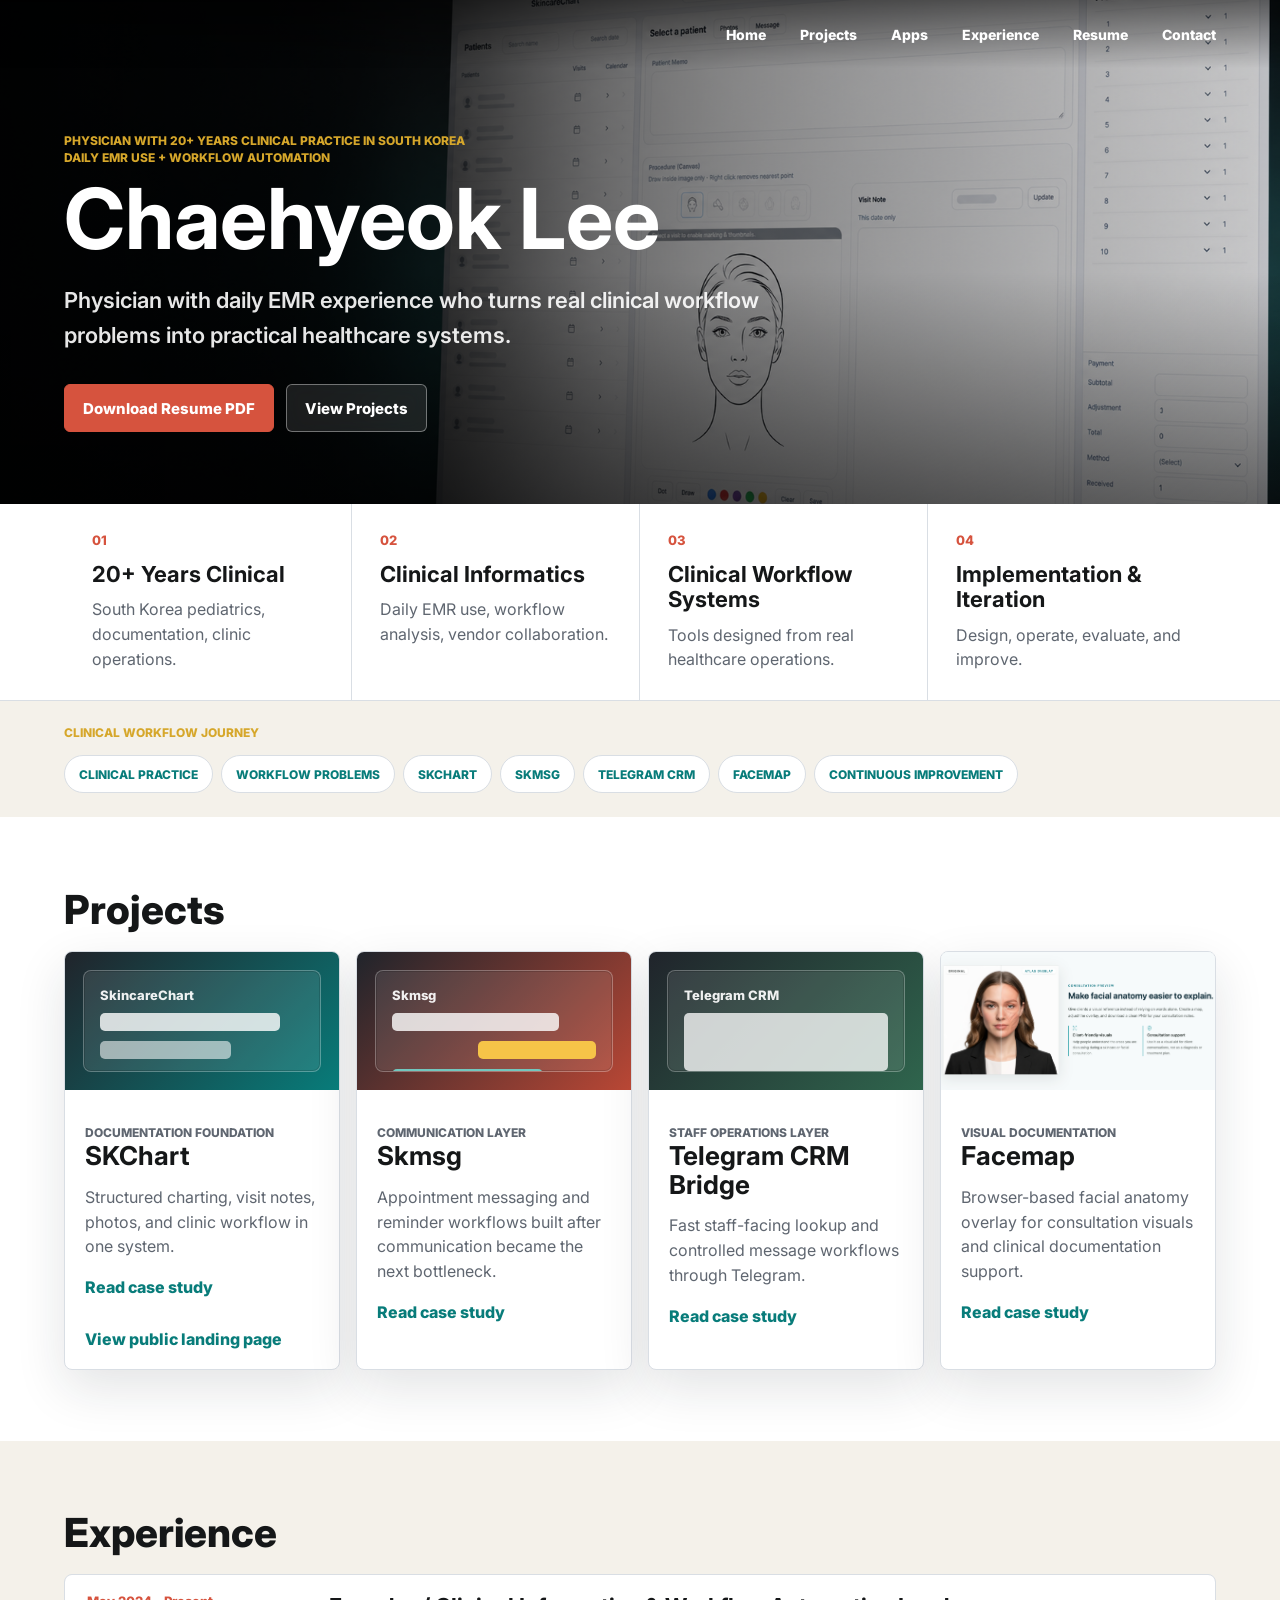
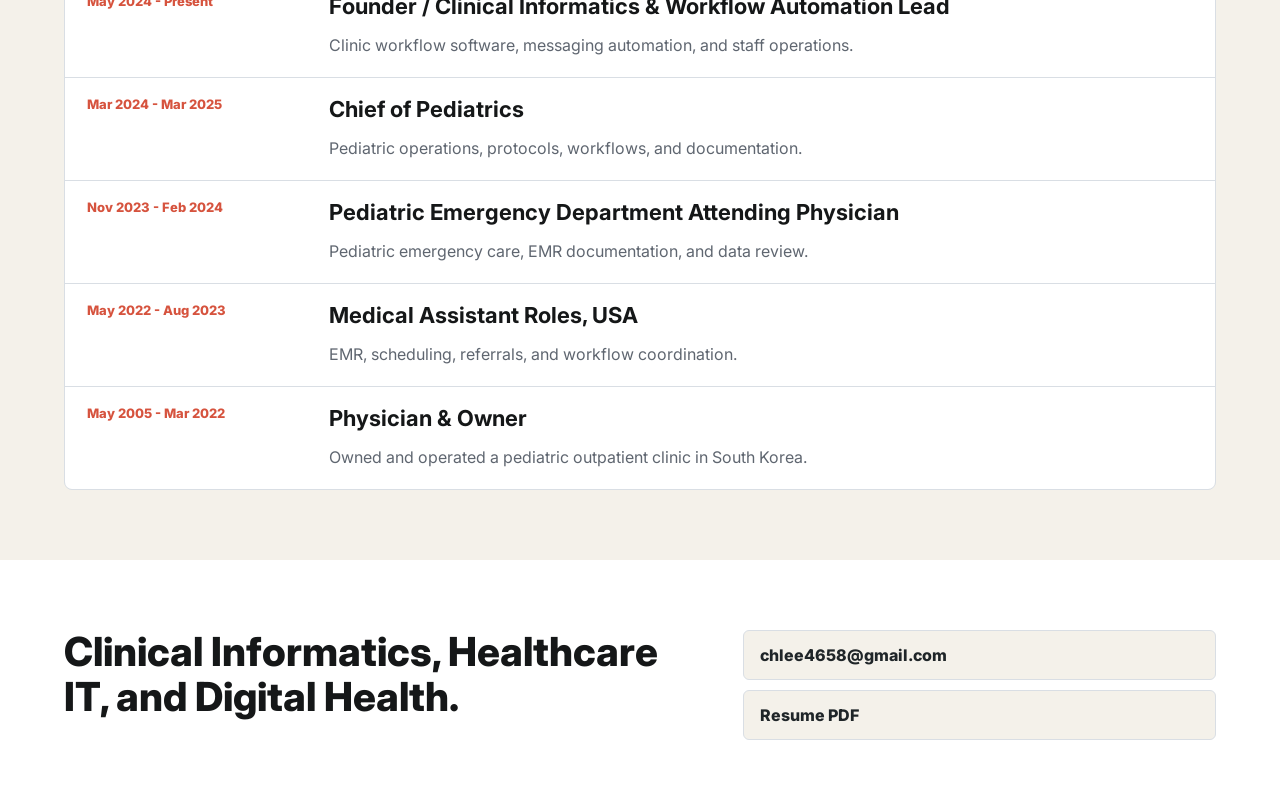
<file: index.html>
<!doctype html>
<html lang="en">
  <head>
    <meta charset="UTF-8" />
    <meta name="viewport" content="width=device-width, initial-scale=1.0" />
    <meta
      name="description"
      content="Chaehyeok Lee is a physician, Clinical Informatics specialist, healthcare technology builder, and workflow automation developer."
    />
    <title>Chaehyeok Lee | Clinical Informatics Portfolio</title>
    <link rel="preconnect" href="https://fonts.googleapis.com" />
    <link rel="preconnect" href="https://fonts.gstatic.com" crossorigin />
    <link
      href="https://fonts.googleapis.com/css2?family=Inter:wght@500;600;700;800&display=swap"
      rel="stylesheet"
    />
    <link rel="stylesheet" href="styles.css" />
    <script>
      if ("scrollRestoration" in history) history.scrollRestoration = "manual";
      window.addEventListener("pageshow", () => window.scrollTo(0, 0));
    </script>
  </head>
  <body>
    <header class="site-header" aria-label="Primary navigation">
      <a class="brand" href="#top" aria-label="Chaehyeok Lee portfolio home">Chaehyeok Lee</a>
      <nav class="nav-links">
        <a href="#top">Home</a>
        <a href="#projects">Projects</a>
        <a href="apps/">Apps</a>
        <a href="#experience">Experience</a>
        <a href="resume.html">Resume</a>
        <a href="#contact">Contact</a>
      </nav>
    </header>

    <main id="top">
      <section class="hero" aria-labelledby="hero-title">
        <img class="hero-media" src="assets/skincarechart-hero.png" alt="" />
        <div class="hero-scrim"></div>
        <div class="hero-content">
          <p class="eyebrow">
            <span>Physician with 20+ years clinical practice in South Korea</span>
            <span>Daily EMR use + workflow automation</span>
          </p>
          <h1 id="hero-title">
            <span>Chaehyeok</span>
            <span>Lee</span>
          </h1>
          <p class="hero-copy">
            Physician with daily EMR experience who turns real clinical workflow problems into practical healthcare systems.
          </p>
          <div class="hero-actions" aria-label="Portfolio actions">
            <a class="primary-action" href="resumes/Chaehyeok_Lee_Resume.pdf">Download Resume PDF</a>
            <a class="secondary-action" href="#projects">View Projects</a>
          </div>
        </div>
      </section>

      <section id="profile" class="identity-band" aria-label="Professional identity">
        <article>
          <span>01</span>
          <strong>20+ Years Clinical</strong>
          <p>South Korea pediatrics, documentation, clinic operations.</p>
        </article>
        <article>
          <span>02</span>
          <strong>Clinical Informatics</strong>
          <p>Daily EMR use, workflow analysis, vendor collaboration.</p>
        </article>
        <article>
          <span>03</span>
          <strong>Clinical Workflow Systems</strong>
          <p>Tools designed from real healthcare operations.</p>
        </article>
        <article>
          <span>04</span>
          <strong>Implementation & Iteration</strong>
          <p>Design, operate, evaluate, and improve.</p>
        </article>
      </section>

      <section class="journey-section" aria-label="Platform evolution">
        <p class="eyebrow">Clinical workflow journey</p>
        <div class="journey-strip">
          <article>
            <span>Clinical practice</span>
          </article>
          <article>
            <span>Workflow problems</span>
          </article>
          <article>
            <span>SKChart</span>
          </article>
          <article>
            <span>Skmsg</span>
          </article>
          <article>
            <span>Telegram CRM</span>
          </article>
          <article>
            <span>Facemap</span>
          </article>
          <article>
            <span>Continuous improvement</span>
          </article>
        </div>
      </section>

      <section id="projects" class="section projects-section">
        <div class="section-heading">
          <h2>Projects</h2>
        </div>
        <div class="project-grid">
          <article class="project-card chart-card">
            <div class="project-visual" aria-hidden="true">
              <div class="screen-placeholder">
                <span>SkincareChart</span>
                <div class="screen-row wide"></div>
                <div class="screen-row"></div>
                <div class="screen-grid-mini">
                  <i></i><i></i><i></i><i></i>
                </div>
              </div>
            </div>
            <div class="project-body">
              <p class="project-kicker">Documentation foundation</p>
              <h3>SKChart</h3>
              <p>Structured charting, visit notes, photos, and clinic workflow in one system.</p>
              <div class="project-links">
                <a class="text-link" href="docs/projects/skincarechart.html">Read case study</a>
                <a class="text-link" href="https://skchart.com">View public landing page</a>
              </div>
            </div>
          </article>

          <article class="project-card msg-card">
            <div class="project-visual" aria-hidden="true">
              <div class="screen-placeholder">
                <span>Skmsg</span>
                <div class="message-line"></div>
                <div class="message-line short"></div>
                <div class="message-line accent"></div>
              </div>
            </div>
            <div class="project-body">
              <p class="project-kicker">Communication layer</p>
              <h3>Skmsg</h3>
              <p>Appointment messaging and reminder workflows built after communication became the next bottleneck.</p>
              <a class="text-link" href="docs/projects/skmsg.html">Read case study</a>
            </div>
          </article>

          <article class="project-card crm-card">
            <div class="project-visual" aria-hidden="true">
              <div class="screen-placeholder">
                <span>Telegram CRM</span>
                <div class="bot-card"></div>
                <div class="bot-actions"><i></i><i></i><i></i></div>
              </div>
            </div>
            <div class="project-body">
              <p class="project-kicker">Staff operations layer</p>
              <h3>Telegram CRM Bridge</h3>
              <p>Fast staff-facing lookup and controlled message workflows through Telegram.</p>
              <a class="text-link" href="docs/projects/telegram-crm-bridge.html">Read case study</a>
            </div>
          </article>

          <article class="project-card facemap-card">
            <div class="project-visual" aria-hidden="true">
              <img src="assets/facemap-consultation.png" alt="" />
            </div>
            <div class="project-body">
              <p class="project-kicker">Visual documentation</p>
              <h3>Facemap</h3>
              <p>Browser-based facial anatomy overlay for consultation visuals and clinical documentation support.</p>
              <a class="text-link" href="docs/projects/facemap.html">Read case study</a>
            </div>
          </article>
        </div>
      </section>

      <section id="experience" class="section experience-section">
        <div class="section-heading">
          <h2>Experience</h2>
        </div>
        <div class="timeline">
          <article>
            <span>May 2024 - Present</span>
            <h3>Founder / Clinical Informatics & Workflow Automation Lead</h3>
            <p>Clinic workflow software, messaging automation, and staff operations.</p>
          </article>
          <article>
            <span>Mar 2024 - Mar 2025</span>
            <h3>Chief of Pediatrics</h3>
            <p>Pediatric operations, protocols, workflows, and documentation.</p>
          </article>
          <article>
            <span>Nov 2023 - Feb 2024</span>
            <h3>Pediatric Emergency Department Attending Physician</h3>
            <p>Pediatric emergency care, EMR documentation, and data review.</p>
          </article>
          <article>
            <span>May 2022 - Aug 2023</span>
            <h3>Medical Assistant Roles, USA</h3>
            <p>EMR, scheduling, referrals, and workflow coordination.</p>
          </article>
          <article>
            <span>May 2005 - Mar 2022</span>
            <h3>Physician & Owner</h3>
            <p>Owned and operated a pediatric outpatient clinic in South Korea.</p>
          </article>
        </div>
      </section>

      <section id="contact" class="contact-section" aria-labelledby="contact-title">
        <div>
          <h2 id="contact-title">Clinical Informatics, Healthcare IT, and Digital Health.</h2>
        </div>
        <div class="contact-links">
          <a href="mailto:chlee4658@gmail.com">chlee4658@gmail.com</a>
          <a href="resumes/Chaehyeok_Lee_Resume.pdf">Resume PDF</a>
        </div>
      </section>
    </main>
  </body>
</html>
</file>
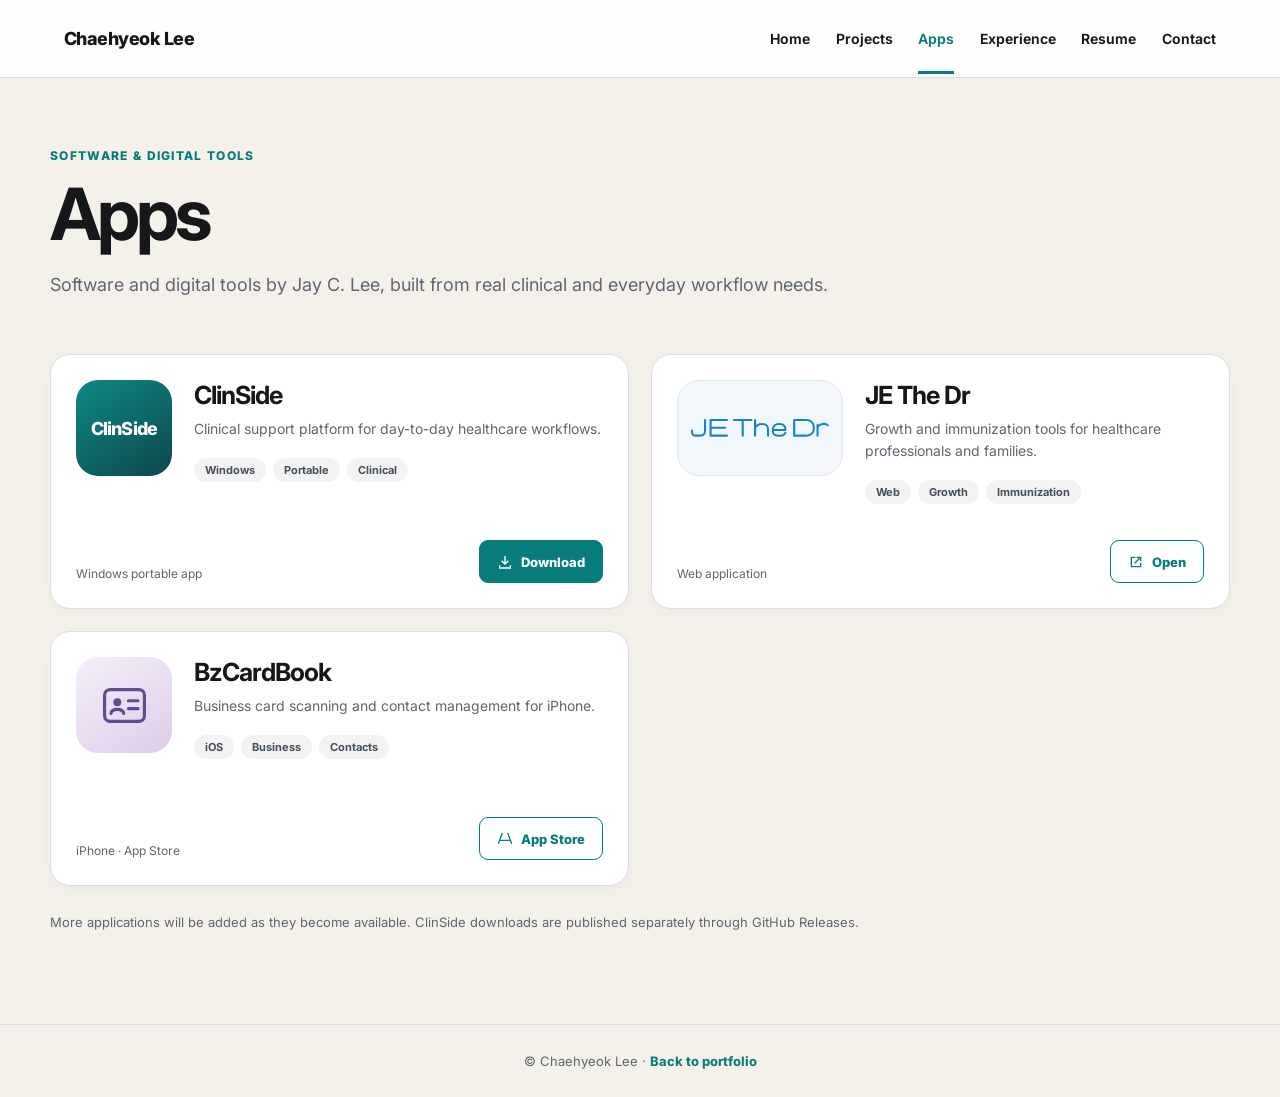
<file: apps/index.html>
<!doctype html>
<html lang="en">
<head>
  <meta charset="UTF-8">
  <meta name="viewport" content="width=device-width, initial-scale=1">
  <meta name="description" content="Apps and digital tools by Chaehyeok (Jay C.) Lee, including ClinSide, JE The Dr and BzCardBook.">
  <title>Apps | Chaehyeok Lee</title>
  <link rel="preconnect" href="https://fonts.googleapis.com">
  <link rel="preconnect" href="https://fonts.gstatic.com" crossorigin>
  <link href="https://fonts.googleapis.com/css2?family=Inter:wght@400;500;600;700;800&display=swap" rel="stylesheet">
  <link rel="stylesheet" href="../styles.css">
  <style>
    body.apps-page{background:var(--paper);color:var(--ink);min-height:100vh}
    .apps-nav{background:rgba(255,255,255,.92);border-bottom:1px solid var(--line);display:flex;align-items:center;justify-content:space-between;padding:0 var(--page-pad);min-height:78px;gap:24px}
    .apps-nav .apps-brand{font-weight:800;font-size:18px;letter-spacing:-.03em;flex-shrink:0}
    .apps-nav nav{display:flex;align-items:center;gap:clamp(14px,2vw,28px);flex-wrap:wrap}
    .apps-nav nav a{font-size:14px;font-weight:650;white-space:nowrap;padding:27px 0 24px;border-bottom:3px solid transparent}
    .apps-nav nav a[aria-current="page"]{color:var(--teal);border-bottom-color:var(--teal)}
    .apps-main{width:min(1180px,calc(100% - 48px));margin:0 auto;padding:70px 0 90px}
    .apps-kicker{color:var(--teal);font-size:12px;font-weight:800;letter-spacing:.11em;text-transform:uppercase;margin:0 0 14px}
    h1.apps-title{font-size:clamp(48px,6vw,72px);line-height:1.02;letter-spacing:-.055em;margin:0;white-space:normal}
    .apps-lead{font-size:clamp(15px,1.6vw,18px);color:var(--muted);line-height:1.65;max-width:850px;margin:20px 0 54px}
    .apps-grid{display:grid;grid-template-columns:repeat(2,minmax(0,1fr));gap:22px}
    .app-item{display:flex;flex-direction:column;min-height:255px;padding:25px;background:#fff;border:1px solid var(--line);border-radius:20px;box-shadow:0 4px 18px rgba(20,30,36,.035)}
    .app-top{display:flex;align-items:flex-start;gap:22px}
    .app-icon{flex:none;width:96px;height:96px;border-radius:22px;display:grid;place-items:center;font-weight:800;letter-spacing:-.055em}
    .app-icon.clinside{background:linear-gradient(145deg,#0d8985,#0e484a);color:white;font-size:18px}
    .app-icon.jethedr{width:166px;background:#f1f7fa;border:1px solid #dceaf1;padding:13px}.app-icon.jethedr img{display:block;width:100%;height:auto;max-height:100%;object-fit:contain}
    .app-icon.bzcard{background:linear-gradient(145deg,#f5effa,#ddcce8);color:#654b8d}
    .app-icon.bzcard svg{width:51px;height:51px}
    .app-information{min-width:0;flex:1}
    .app-information h2{font-size:25px;letter-spacing:-.04em;line-height:1.2;margin:0 0 8px}
    .app-information p{font-size:14px;line-height:1.58;color:var(--muted);margin:0}
    .app-tags{display:flex;flex-wrap:wrap;gap:7px;margin:18px 0 0}
    .app-tags span{border-radius:999px;padding:5px 11px;background:#f2f4f4;color:#44515b;font-size:11px;font-weight:700}
    .app-bottom{margin-top:auto;padding-top:24px;display:flex;gap:18px;justify-content:space-between;align-items:flex-end;flex-wrap:wrap}
    .app-meta{font-size:12px;line-height:1.5;color:var(--muted)}
    .app-action{display:inline-flex;align-items:center;justify-content:center;gap:8px;background:var(--teal);color:white;min-height:43px;border:1px solid var(--teal);padding:0 17px;border-radius:9px;font-size:13px;font-weight:800;white-space:nowrap}
    .app-action.outline{background:white;color:var(--teal)}
    .app-action svg{width:16px;height:16px}
    .app-note{margin:26px 0 0;font-size:13px;line-height:1.65;color:var(--muted)}
    .apps-footer{border-top:1px solid var(--line);padding:28px 20px;text-align:center;font-size:13px;color:var(--muted)}
    .apps-footer a{color:var(--teal);font-weight:750}
    @media(max-width:830px){.apps-grid{grid-template-columns:1fr}.app-item{min-height:205px}}
    @media(max-width:600px){.apps-nav{padding:15px 20px;align-items:flex-start;flex-direction:column;gap:10px}.apps-nav nav{gap:16px;row-gap:0}.apps-nav nav a{font-size:12px;padding:10px 0}.apps-main{width:calc(100% - 36px);padding:47px 0 60px}.apps-lead{margin-bottom:32px}.app-item{padding:19px;border-radius:16px}.app-top{gap:15px}.app-icon{width:72px;height:72px;border-radius:17px}.app-icon.clinside{font-size:13px}.app-icon.jethedr{width:126px;padding:9px}.app-icon.bzcard svg{width:40px;height:40px}.app-information h2{font-size:21px}.app-information p{font-size:13px}.app-tags{margin-top:12px}.app-bottom{padding-top:22px}}
    @media(prefers-reduced-motion:no-preference){.app-item{transition:box-shadow .18s,transform .18s}.app-item:hover{transform:translateY(-2px);box-shadow:0 12px 30px rgba(20,30,36,.075)}}
  </style>
</head>
<body class="apps-page">
<header class="apps-nav">
  <a class="apps-brand" href="../">Chaehyeok Lee</a>
  <nav aria-label="Primary navigation">
    <a href="../">Home</a>
    <a href="../#projects">Projects</a>
    <a href="./" aria-current="page">Apps</a>
    <a href="../#experience">Experience</a>
    <a href="../resume.html">Resume</a>
    <a href="../#contact">Contact</a>
  </nav>
</header>
<main class="apps-main">
  <p class="apps-kicker">Software &amp; Digital Tools</p>
  <h1 class="apps-title">Apps</h1>
  <p class="apps-lead">Software and digital tools by Jay C. Lee, built from real clinical and everyday workflow needs.</p>
  <section class="apps-grid" aria-label="Apps">
    <article class="app-item">
      <div class="app-top">
        <div class="app-icon clinside" aria-hidden="true">ClinSide</div>
        <div class="app-information">
          <h2>ClinSide</h2>
          <p>Clinical support platform for day-to-day healthcare workflows.</p>
          <div class="app-tags"><span>Windows</span><span>Portable</span><span>Clinical</span></div>
        </div>
      </div>
      <div class="app-bottom">
        <span class="app-meta">Windows portable app</span>
        <a class="app-action" href="https://github.com/chlee4658/ClinSide_public/releases/latest/download/clinside.zip" target="_blank" rel="noopener noreferrer" aria-label="Download the latest ClinSide ZIP">
          <svg viewBox="0 0 24 24" fill="none" stroke="currentColor" stroke-width="2" aria-hidden="true"><path d="M12 3v12m-5-5 5 5 5-5M4 17v4h16v-4"/></svg>Download
        </a>
      </div>
    </article>
    <article class="app-item">
      <div class="app-top">
        <div class="app-icon jethedr"><img src="assets/jethedr-logo.svg" alt="JE The Dr logo" width="850" height="113"></div>
        <div class="app-information">
          <h2>JE The Dr</h2>
          <p>Growth and immunization tools for healthcare professionals and families.</p>
          <div class="app-tags"><span>Web</span><span>Growth</span><span>Immunization</span></div>
        </div>
      </div>
      <div class="app-bottom">
        <span class="app-meta">Web application</span>
        <a class="app-action outline" href="https://jethedr.com/" target="_blank" rel="noopener noreferrer" aria-label="Open JE The Dr website">
          <svg viewBox="0 0 24 24" fill="none" stroke="currentColor" stroke-width="2" aria-hidden="true"><path d="M13 5h6v6m0-6-9 9"/><path d="M19 13v6H5V5h6"/></svg>Open
        </a>
      </div>
    </article>
    <article class="app-item">
      <div class="app-top">
        <div class="app-icon bzcard" aria-hidden="true">
          <svg viewBox="0 0 64 64" fill="none" stroke="currentColor" stroke-width="4" stroke-linecap="round" stroke-linejoin="round"><rect x="7" y="12" width="50" height="40" rx="7"/><circle cx="23" cy="28" r="5" fill="currentColor" stroke="none"/><path d="M15 42c1-7 15-7 16 0M37 26h12M37 36h12"/></svg>
        </div>
        <div class="app-information">
          <h2>BzCardBook</h2>
          <p>Business card scanning and contact management for iPhone.</p>
          <div class="app-tags"><span>iOS</span><span>Business</span><span>Contacts</span></div>
        </div>
      </div>
      <div class="app-bottom">
        <span class="app-meta">iPhone · App Store</span>
        <a class="app-action outline" href="https://apps.apple.com/app/id6793319742" target="_blank" rel="noopener noreferrer" aria-label="View BzCardBook on the App Store">
          <svg viewBox="0 0 24 24" fill="none" stroke="currentColor" stroke-width="2" aria-hidden="true"><path d="M8 3 2 19m14-16 6 16M5 14h14"/></svg>App Store
        </a>
      </div>
    </article>
  </section>
  <p class="app-note">More applications will be added as they become available. ClinSide downloads are published separately through GitHub Releases.</p>
</main>
<footer class="apps-footer">© Chaehyeok Lee · <a href="../">Back to portfolio</a></footer>
</body>
</html>
</file>
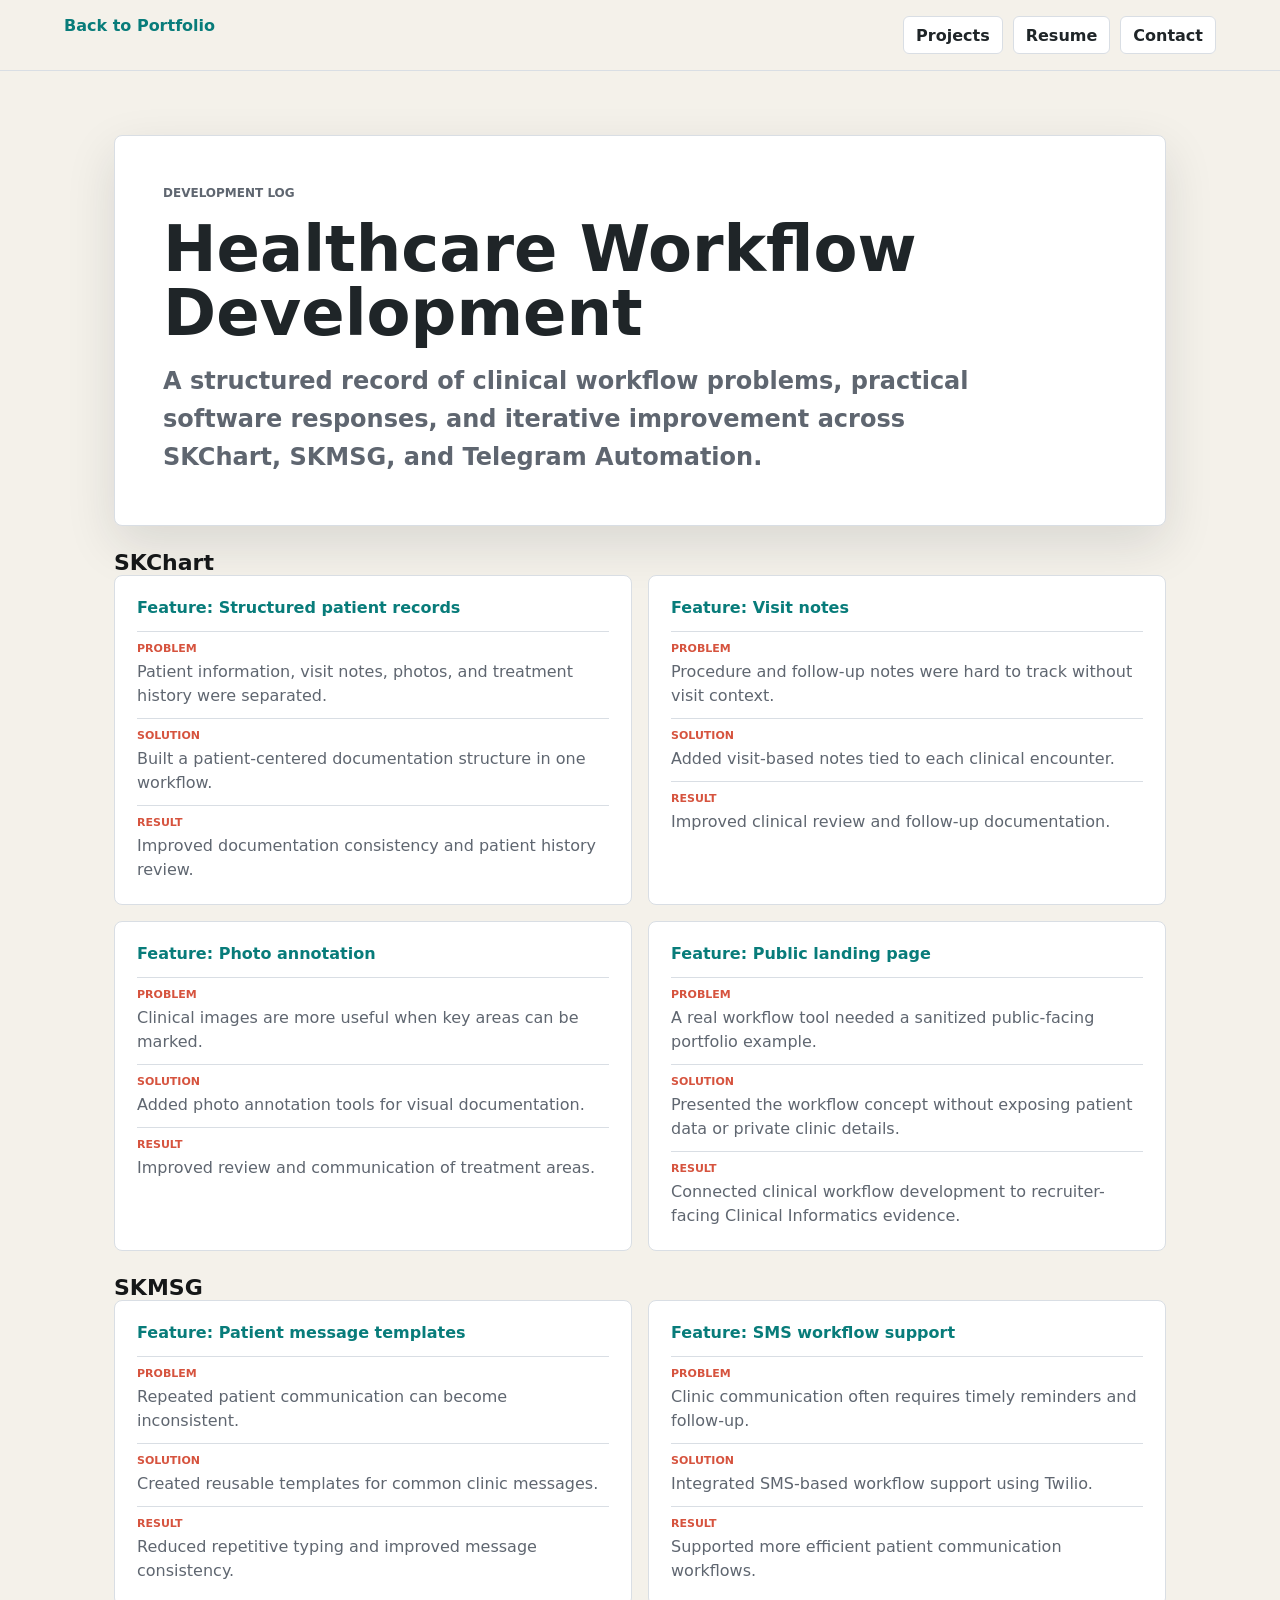
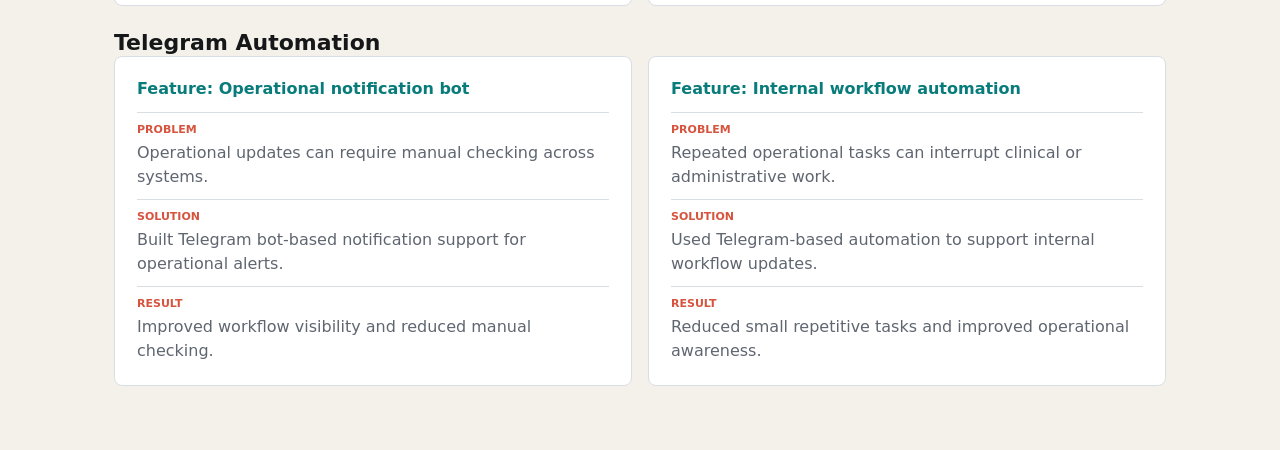
<file: development-log.html>
<!doctype html>
<html lang="en">
  <head>
    <meta charset="UTF-8" />
    <meta name="viewport" content="width=device-width, initial-scale=1.0" />
    <title>Development Log | Chaehyeok Lee</title>
    <link rel="stylesheet" href="styles.css" />
  </head>
  <body class="case-study-page">
    <header class="case-header">
      <a class="case-back" href="index.html#top">Back to Portfolio</a>
      <nav>
        <a href="index.html#projects">Projects</a>
        <a href="resume.html">Resume</a>
        <a href="index.html#contact">Contact</a>
      </nav>
    </header>

    <main class="case-study">
      <section class="case-hero compact-case-hero">
        <p class="eyebrow">Development Log</p>
        <h1>Healthcare Workflow Development</h1>
        <p class="case-lede">A structured record of clinical workflow problems, practical software responses, and iterative improvement across SKChart, SKMSG, and Telegram Automation.</p>
      </section>

      <section class="dev-log-group">
        <h2>SKChart</h2>
        <div class="dev-log-grid">
          <article>
            <span>Feature: Structured patient records</span>
            <dl>
              <div><dt>Problem</dt><dd>Patient information, visit notes, photos, and treatment history were separated.</dd></div>
              <div><dt>Solution</dt><dd>Built a patient-centered documentation structure in one workflow.</dd></div>
              <div><dt>Result</dt><dd>Improved documentation consistency and patient history review.</dd></div>
            </dl>
          </article>
          <article>
            <span>Feature: Visit notes</span>
            <dl>
              <div><dt>Problem</dt><dd>Procedure and follow-up notes were hard to track without visit context.</dd></div>
              <div><dt>Solution</dt><dd>Added visit-based notes tied to each clinical encounter.</dd></div>
              <div><dt>Result</dt><dd>Improved clinical review and follow-up documentation.</dd></div>
            </dl>
          </article>
          <article>
            <span>Feature: Photo annotation</span>
            <dl>
              <div><dt>Problem</dt><dd>Clinical images are more useful when key areas can be marked.</dd></div>
              <div><dt>Solution</dt><dd>Added photo annotation tools for visual documentation.</dd></div>
              <div><dt>Result</dt><dd>Improved review and communication of treatment areas.</dd></div>
            </dl>
          </article>
          <article>
            <span>Feature: Public landing page</span>
            <dl>
              <div><dt>Problem</dt><dd>A real workflow tool needed a sanitized public-facing portfolio example.</dd></div>
              <div><dt>Solution</dt><dd>Presented the workflow concept without exposing patient data or private clinic details.</dd></div>
              <div><dt>Result</dt><dd>Connected clinical workflow development to recruiter-facing Clinical Informatics evidence.</dd></div>
            </dl>
          </article>
        </div>
      </section>

      <section class="dev-log-group">
        <h2>SKMSG</h2>
        <div class="dev-log-grid">
          <article>
            <span>Feature: Patient message templates</span>
            <dl>
              <div><dt>Problem</dt><dd>Repeated patient communication can become inconsistent.</dd></div>
              <div><dt>Solution</dt><dd>Created reusable templates for common clinic messages.</dd></div>
              <div><dt>Result</dt><dd>Reduced repetitive typing and improved message consistency.</dd></div>
            </dl>
          </article>
          <article>
            <span>Feature: SMS workflow support</span>
            <dl>
              <div><dt>Problem</dt><dd>Clinic communication often requires timely reminders and follow-up.</dd></div>
              <div><dt>Solution</dt><dd>Integrated SMS-based workflow support using Twilio.</dd></div>
              <div><dt>Result</dt><dd>Supported more efficient patient communication workflows.</dd></div>
            </dl>
          </article>
        </div>
      </section>

      <section class="dev-log-group">
        <h2>Telegram Automation</h2>
        <div class="dev-log-grid">
          <article>
            <span>Feature: Operational notification bot</span>
            <dl>
              <div><dt>Problem</dt><dd>Operational updates can require manual checking across systems.</dd></div>
              <div><dt>Solution</dt><dd>Built Telegram bot-based notification support for operational alerts.</dd></div>
              <div><dt>Result</dt><dd>Improved workflow visibility and reduced manual checking.</dd></div>
            </dl>
          </article>
          <article>
            <span>Feature: Internal workflow automation</span>
            <dl>
              <div><dt>Problem</dt><dd>Repeated operational tasks can interrupt clinical or administrative work.</dd></div>
              <div><dt>Solution</dt><dd>Used Telegram-based automation to support internal workflow updates.</dd></div>
              <div><dt>Result</dt><dd>Reduced small repetitive tasks and improved operational awareness.</dd></div>
            </dl>
          </article>
        </div>
      </section>
    </main>
  </body>
</html>
</file>
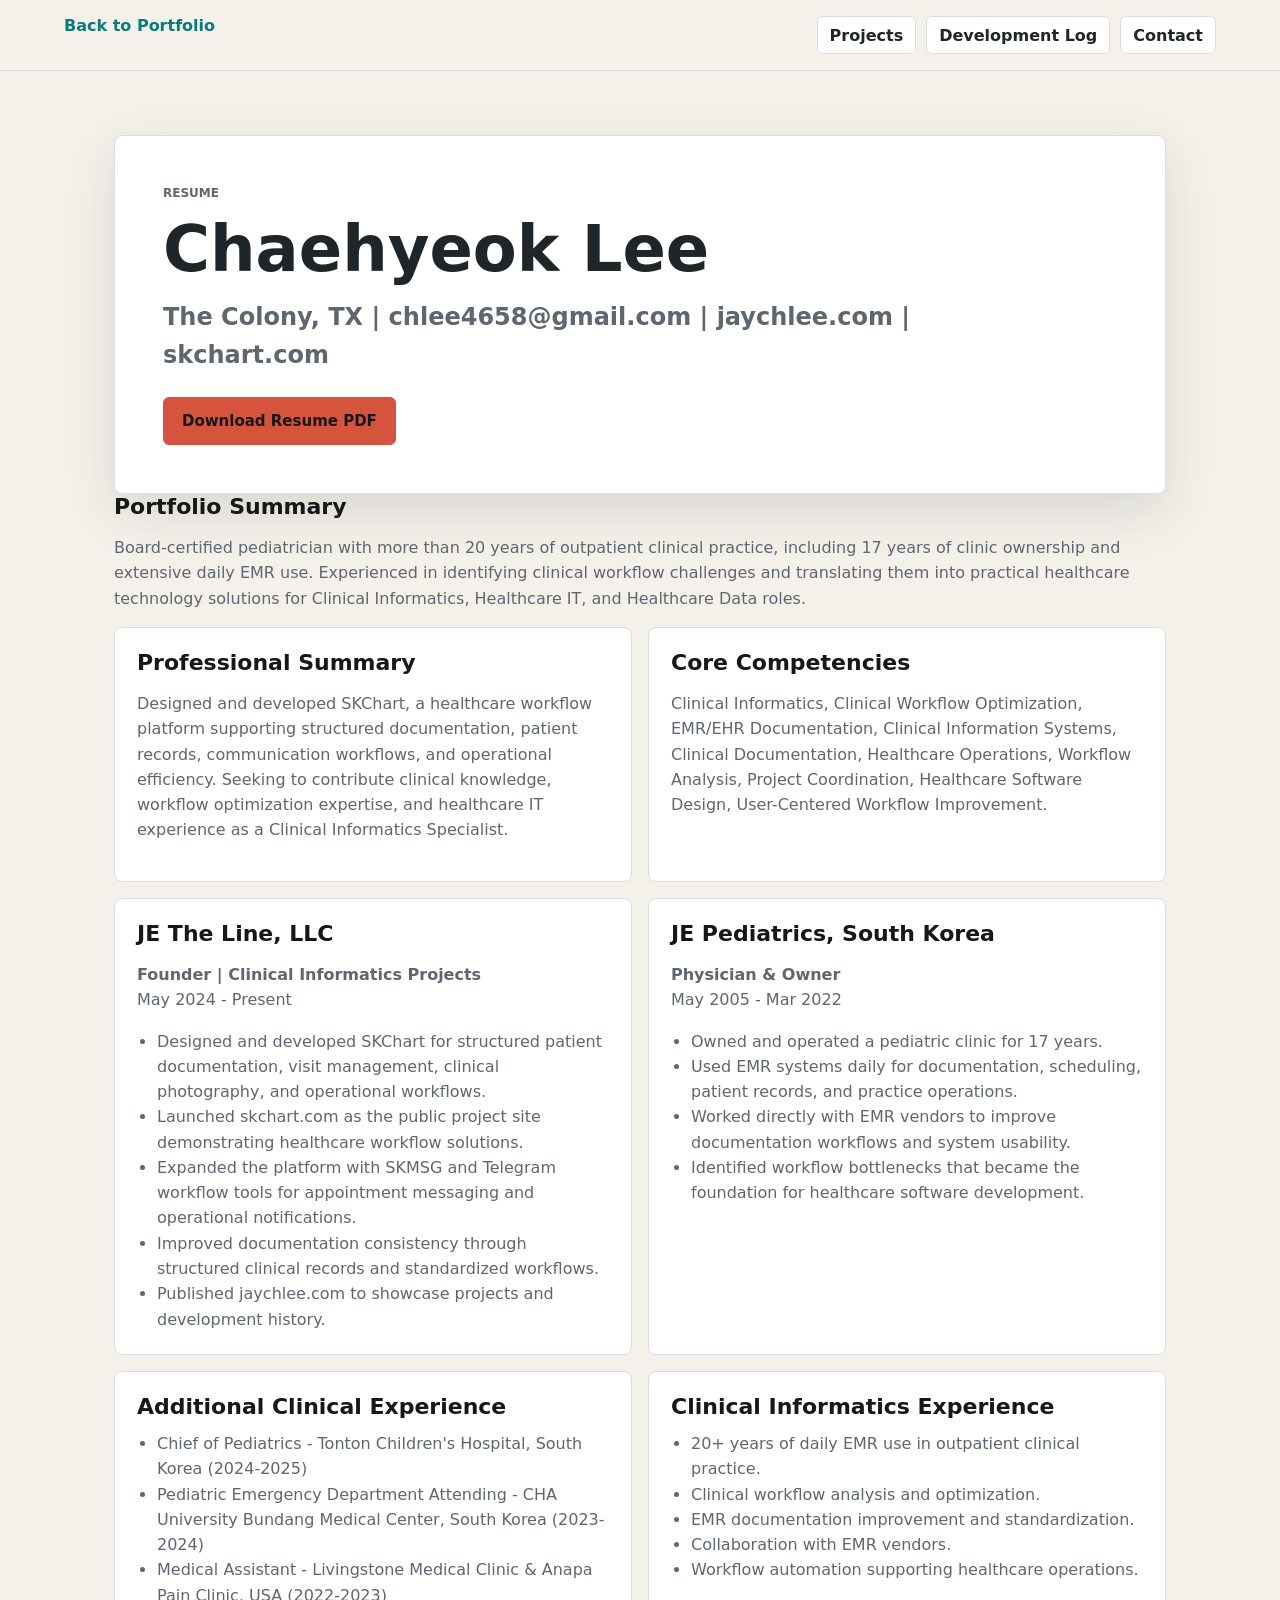
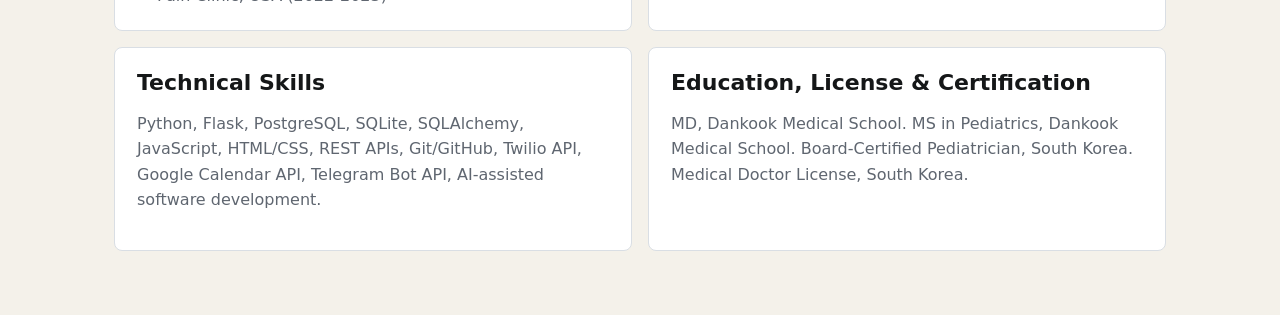
<file: resume.html>
<!doctype html>
<html lang="en">
  <head>
    <meta charset="UTF-8" />
    <meta name="viewport" content="width=device-width, initial-scale=1.0" />
    <title>Resume | Chaehyeok Lee</title>
    <link rel="stylesheet" href="styles.css" />
  </head>
  <body class="case-study-page">
    <header class="case-header">
      <a class="case-back" href="index.html#top">Back to Portfolio</a>
      <nav>
        <a href="index.html#projects">Projects</a>
        <a href="development-log.html">Development Log</a>
        <a href="index.html#contact">Contact</a>
      </nav>
    </header>

    <main class="case-study resume-page">
      <section class="case-hero compact-case-hero">
        <p class="eyebrow">Resume</p>
        <h1>Chaehyeok Lee</h1>
        <p class="case-lede">The Colony, TX | chlee4658@gmail.com | jaychlee.com | skchart.com</p>
        <div class="hero-actions resume-actions">
          <a class="primary-action" href="resumes/Chaehyeok_Lee_Resume.pdf">Download Resume PDF</a>
        </div>
      </section>

      <section class="portfolio-summary-panel">
        <h2>Portfolio Summary</h2>
        <p>
          Board-certified pediatrician with more than 20 years of outpatient clinical practice,
          including 17 years of clinic ownership and extensive daily EMR use. Experienced in
          identifying clinical workflow challenges and translating them into practical healthcare
          technology solutions for Clinical Informatics, Healthcare IT, and Healthcare Data roles.
        </p>
      </section>

      <section class="resume-web">
        <article>
          <h2>Professional Summary</h2>
          <p>Designed and developed SKChart, a healthcare workflow platform supporting structured documentation, patient records, communication workflows, and operational efficiency. Seeking to contribute clinical knowledge, workflow optimization expertise, and healthcare IT experience as a Clinical Informatics Specialist.</p>
        </article>
        <article>
          <h2>Core Competencies</h2>
          <p>Clinical Informatics, Clinical Workflow Optimization, EMR/EHR Documentation, Clinical Information Systems, Clinical Documentation, Healthcare Operations, Workflow Analysis, Project Coordination, Healthcare Software Design, User-Centered Workflow Improvement.</p>
        </article>
        <article>
          <h2>JE The Line, LLC</h2>
          <p><strong>Founder | Clinical Informatics Projects</strong><br />May 2024 - Present</p>
          <ul>
            <li>Designed and developed SKChart for structured patient documentation, visit management, clinical photography, and operational workflows.</li>
            <li>Launched skchart.com as the public project site demonstrating healthcare workflow solutions.</li>
            <li>Expanded the platform with SKMSG and Telegram workflow tools for appointment messaging and operational notifications.</li>
            <li>Improved documentation consistency through structured clinical records and standardized workflows.</li>
            <li>Published jaychlee.com to showcase projects and development history.</li>
          </ul>
        </article>
        <article>
          <h2>JE Pediatrics, South Korea</h2>
          <p><strong>Physician & Owner</strong><br />May 2005 - Mar 2022</p>
          <ul>
            <li>Owned and operated a pediatric clinic for 17 years.</li>
            <li>Used EMR systems daily for documentation, scheduling, patient records, and practice operations.</li>
            <li>Worked directly with EMR vendors to improve documentation workflows and system usability.</li>
            <li>Identified workflow bottlenecks that became the foundation for healthcare software development.</li>
          </ul>
        </article>
        <article>
          <h2>Additional Clinical Experience</h2>
          <ul>
            <li>Chief of Pediatrics - Tonton Children's Hospital, South Korea (2024-2025)</li>
            <li>Pediatric Emergency Department Attending - CHA University Bundang Medical Center, South Korea (2023-2024)</li>
            <li>Medical Assistant - Livingstone Medical Clinic & Anapa Pain Clinic, USA (2022-2023)</li>
          </ul>
        </article>
        <article>
          <h2>Clinical Informatics Experience</h2>
          <ul>
            <li>20+ years of daily EMR use in outpatient clinical practice.</li>
            <li>Clinical workflow analysis and optimization.</li>
            <li>EMR documentation improvement and standardization.</li>
            <li>Collaboration with EMR vendors.</li>
            <li>Workflow automation supporting healthcare operations.</li>
          </ul>
        </article>
        <article>
          <h2>Technical Skills</h2>
          <p>Python, Flask, PostgreSQL, SQLite, SQLAlchemy, JavaScript, HTML/CSS, REST APIs, Git/GitHub, Twilio API, Google Calendar API, Telegram Bot API, AI-assisted software development.</p>
        </article>
        <article>
          <h2>Education, License & Certification</h2>
          <p>MD, Dankook Medical School. MS in Pediatrics, Dankook Medical School. Board-Certified Pediatrician, South Korea. Medical Doctor License, South Korea.</p>
        </article>
      </section>
    </main>
  </body>
</html>
</file>
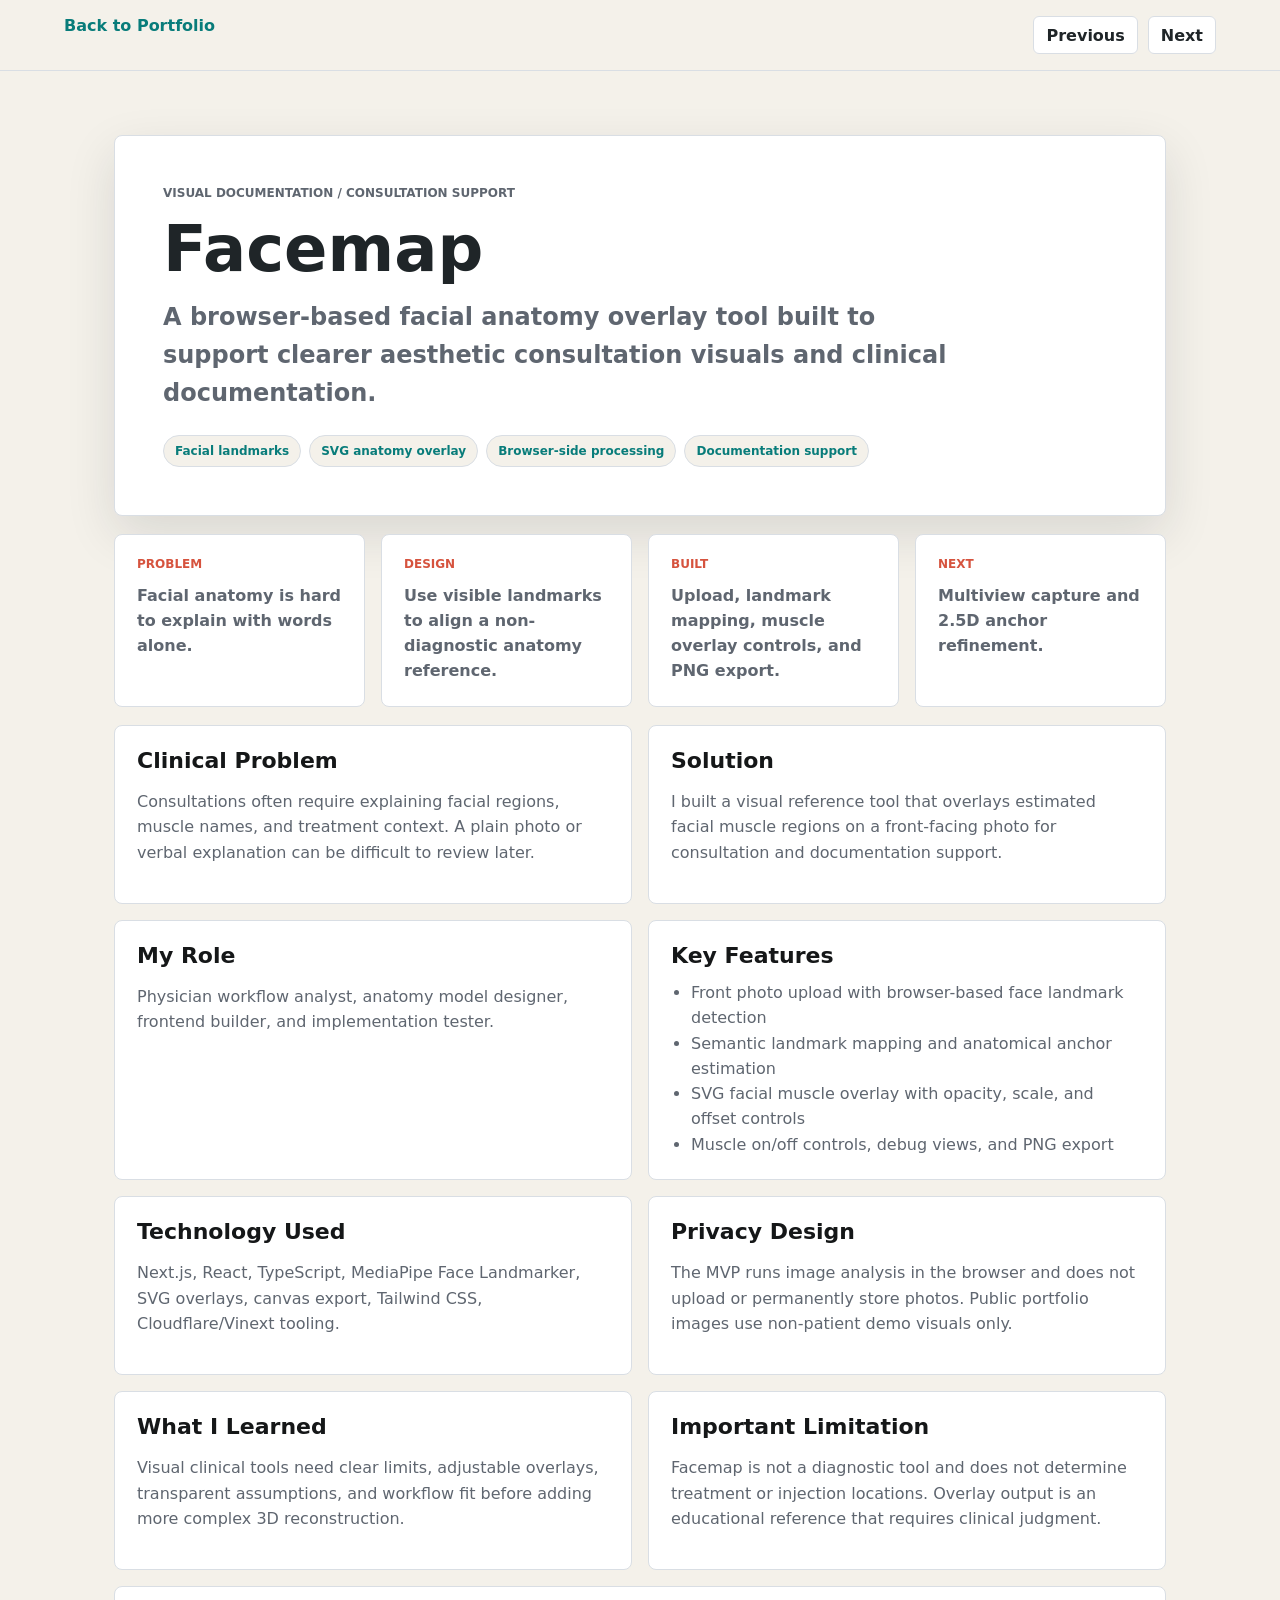
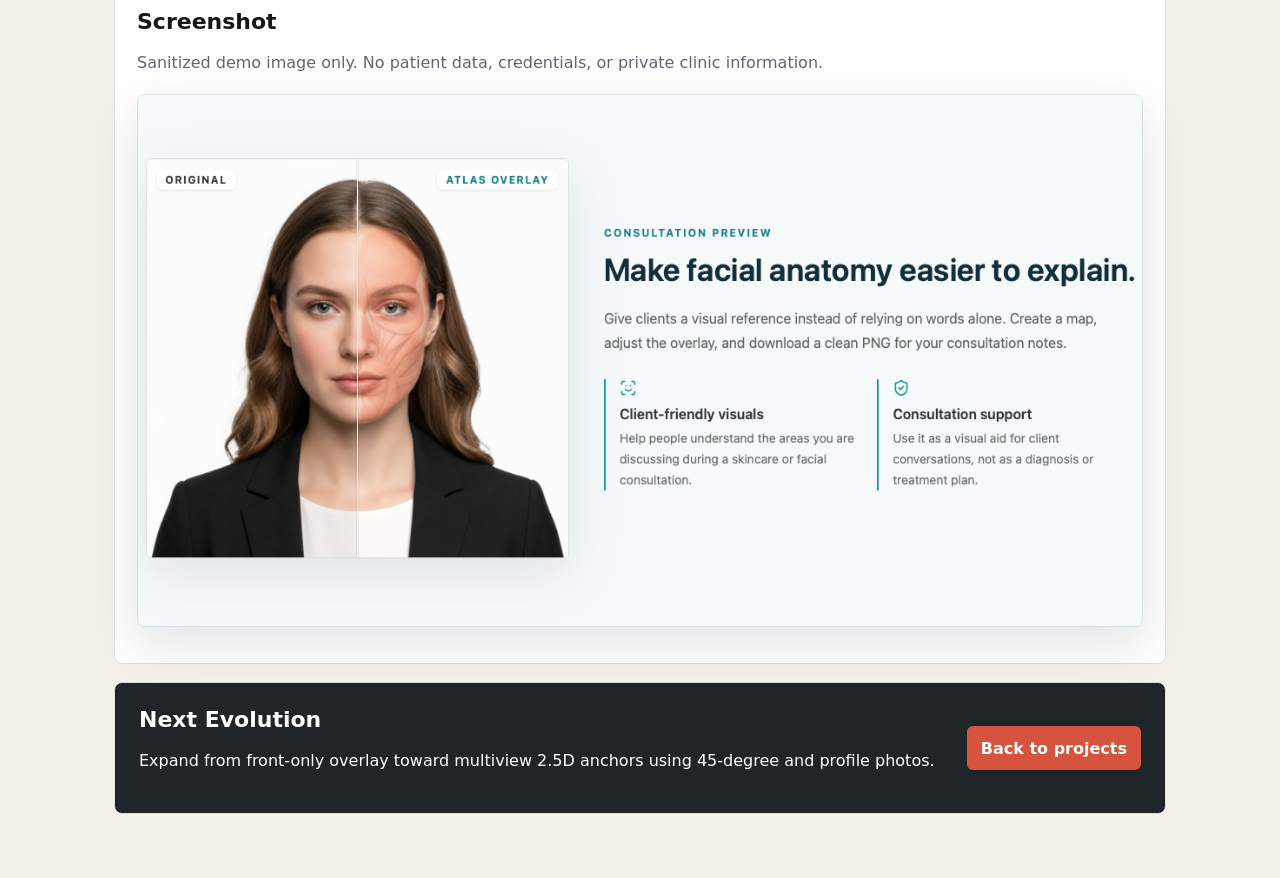
<file: docs/projects/facemap.html>
<!doctype html>
<html lang="en">
  <head>
    <meta charset="UTF-8" />
    <meta name="viewport" content="width=device-width, initial-scale=1.0" />
    <title>Facemap Case Study | Chaehyeok Lee</title>
    <link rel="stylesheet" href="../../styles.css" />
  </head>
  <body class="case-study-page">
    <header class="case-header">
      <a class="case-back" href="../../index.html#projects">Back to Portfolio</a>
      <nav>
        <a href="telegram-crm-bridge.html">Previous</a>
        <a href="skincarechart.html">Next</a>
      </nav>
    </header>

    <main class="case-study">
      <section class="case-hero compact-case-hero">
        <p class="eyebrow">Visual Documentation / Consultation Support</p>
        <h1>Facemap</h1>
        <p class="case-lede">A browser-based facial anatomy overlay tool built to support clearer aesthetic consultation visuals and clinical documentation.</p>
        <div class="case-meta">
          <span>Facial landmarks</span>
          <span>SVG anatomy overlay</span>
          <span>Browser-side processing</span>
          <span>Documentation support</span>
        </div>
      </section>

      <section class="case-flow" aria-label="Case study flow">
        <article><span>Problem</span><p>Facial anatomy is hard to explain with words alone.</p></article>
        <article><span>Design</span><p>Use visible landmarks to align a non-diagnostic anatomy reference.</p></article>
        <article><span>Built</span><p>Upload, landmark mapping, muscle overlay controls, and PNG export.</p></article>
        <article><span>Next</span><p>Multiview capture and 2.5D anchor refinement.</p></article>
      </section>

      <section class="case-grid-detail">
        <article>
          <h2>Clinical Problem</h2>
          <p>Consultations often require explaining facial regions, muscle names, and treatment context. A plain photo or verbal explanation can be difficult to review later.</p>
        </article>
        <article>
          <h2>Solution</h2>
          <p>I built a visual reference tool that overlays estimated facial muscle regions on a front-facing photo for consultation and documentation support.</p>
        </article>
        <article>
          <h2>My Role</h2>
          <p>Physician workflow analyst, anatomy model designer, frontend builder, and implementation tester.</p>
        </article>
        <article>
          <h2>Key Features</h2>
          <ul>
            <li>Front photo upload with browser-based face landmark detection</li>
            <li>Semantic landmark mapping and anatomical anchor estimation</li>
            <li>SVG facial muscle overlay with opacity, scale, and offset controls</li>
            <li>Muscle on/off controls, debug views, and PNG export</li>
          </ul>
        </article>
        <article>
          <h2>Technology Used</h2>
          <p>Next.js, React, TypeScript, MediaPipe Face Landmarker, SVG overlays, canvas export, Tailwind CSS, Cloudflare/Vinext tooling.</p>
        </article>
        <article>
          <h2>Privacy Design</h2>
          <p>The MVP runs image analysis in the browser and does not upload or permanently store photos. Public portfolio images use non-patient demo visuals only.</p>
        </article>
        <article>
          <h2>What I Learned</h2>
          <p>Visual clinical tools need clear limits, adjustable overlays, transparent assumptions, and workflow fit before adding more complex 3D reconstruction.</p>
        </article>
        <article>
          <h2>Important Limitation</h2>
          <p>Facemap is not a diagnostic tool and does not determine treatment or injection locations. Overlay output is an educational reference that requires clinical judgment.</p>
        </article>
        <article class="case-image-card">
          <h2>Screenshot</h2>
          <p>Sanitized demo image only. No patient data, credentials, or private clinic information.</p>
          <img class="case-screenshot" src="../../assets/facemap-consultation.png" alt="Facemap consultation preview screenshot" />
        </article>
      </section>

      <section class="next-case">
        <div>
          <h2>Next Evolution</h2>
          <p>Expand from front-only overlay toward multiview 2.5D anchors using 45-degree and profile photos.</p>
        </div>
        <a href="../../index.html#projects">Back to projects</a>
      </section>
    </main>
  </body>
</html>
</file>
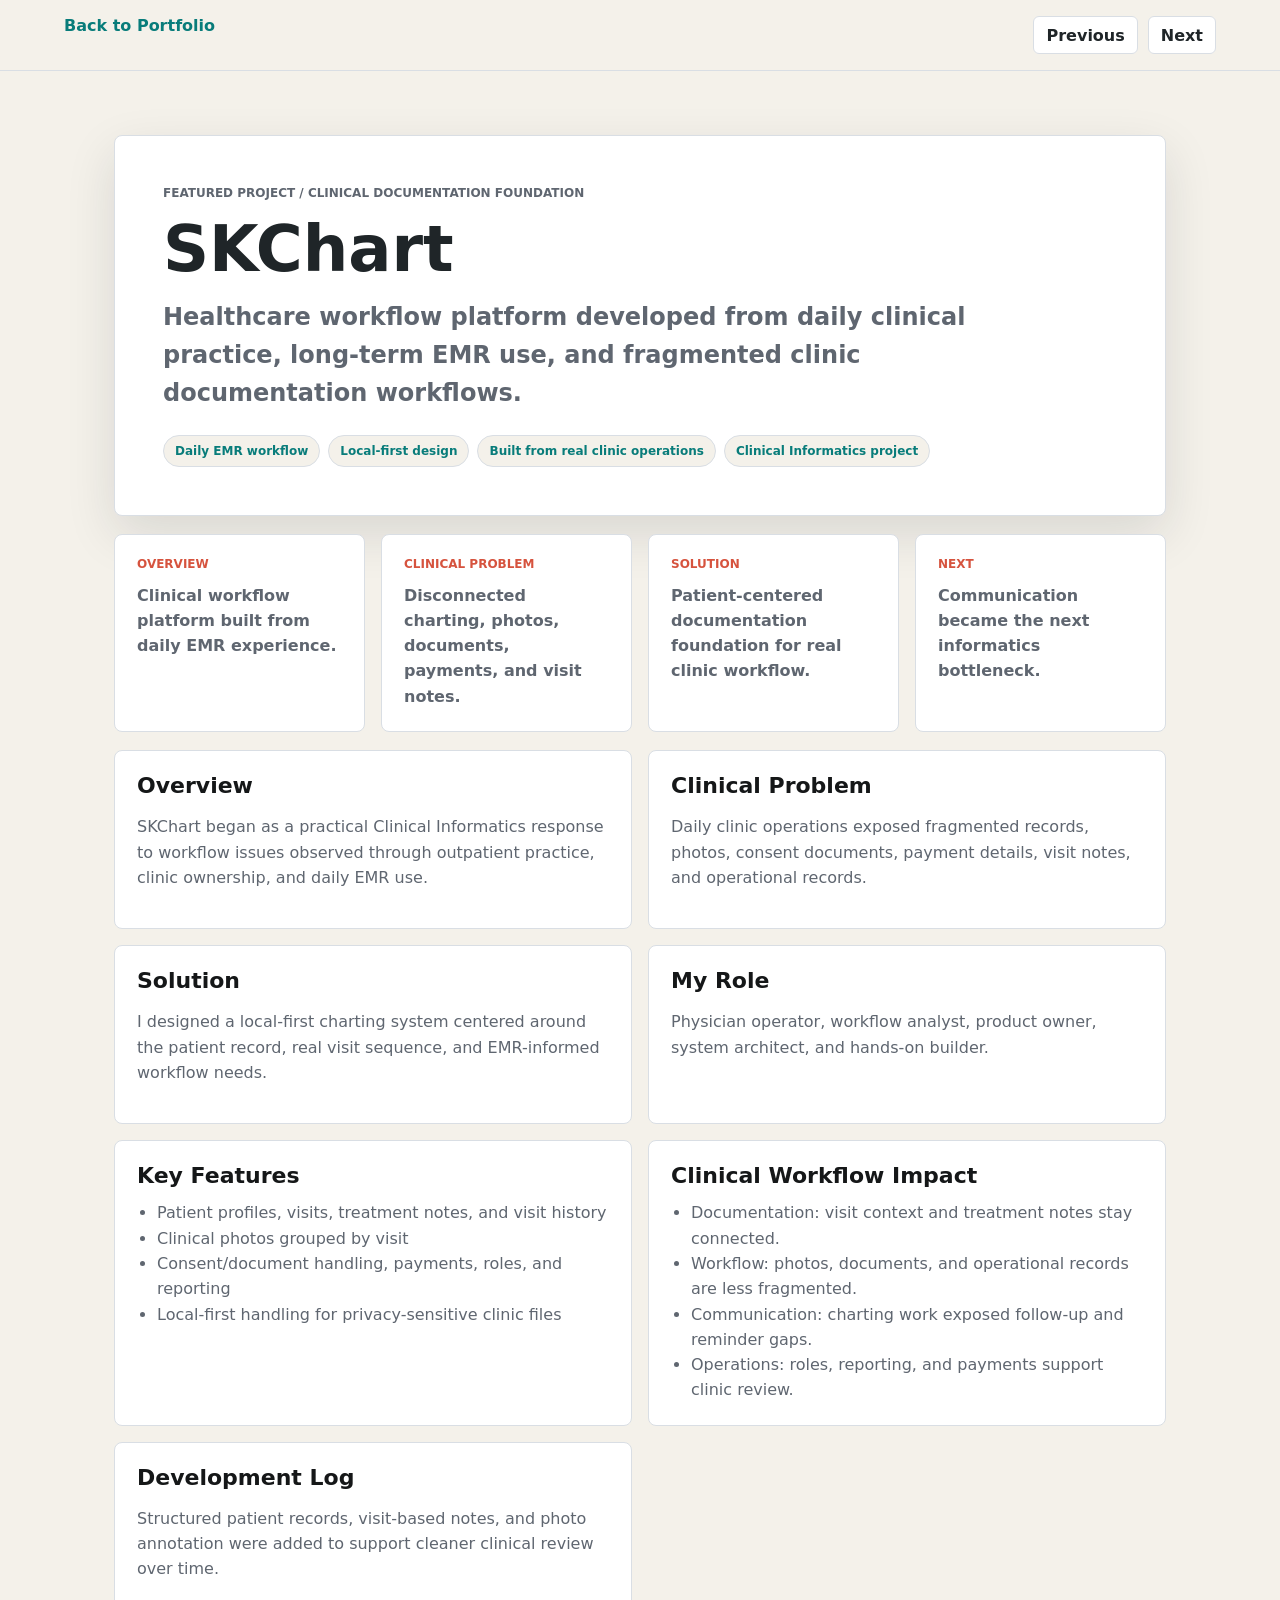
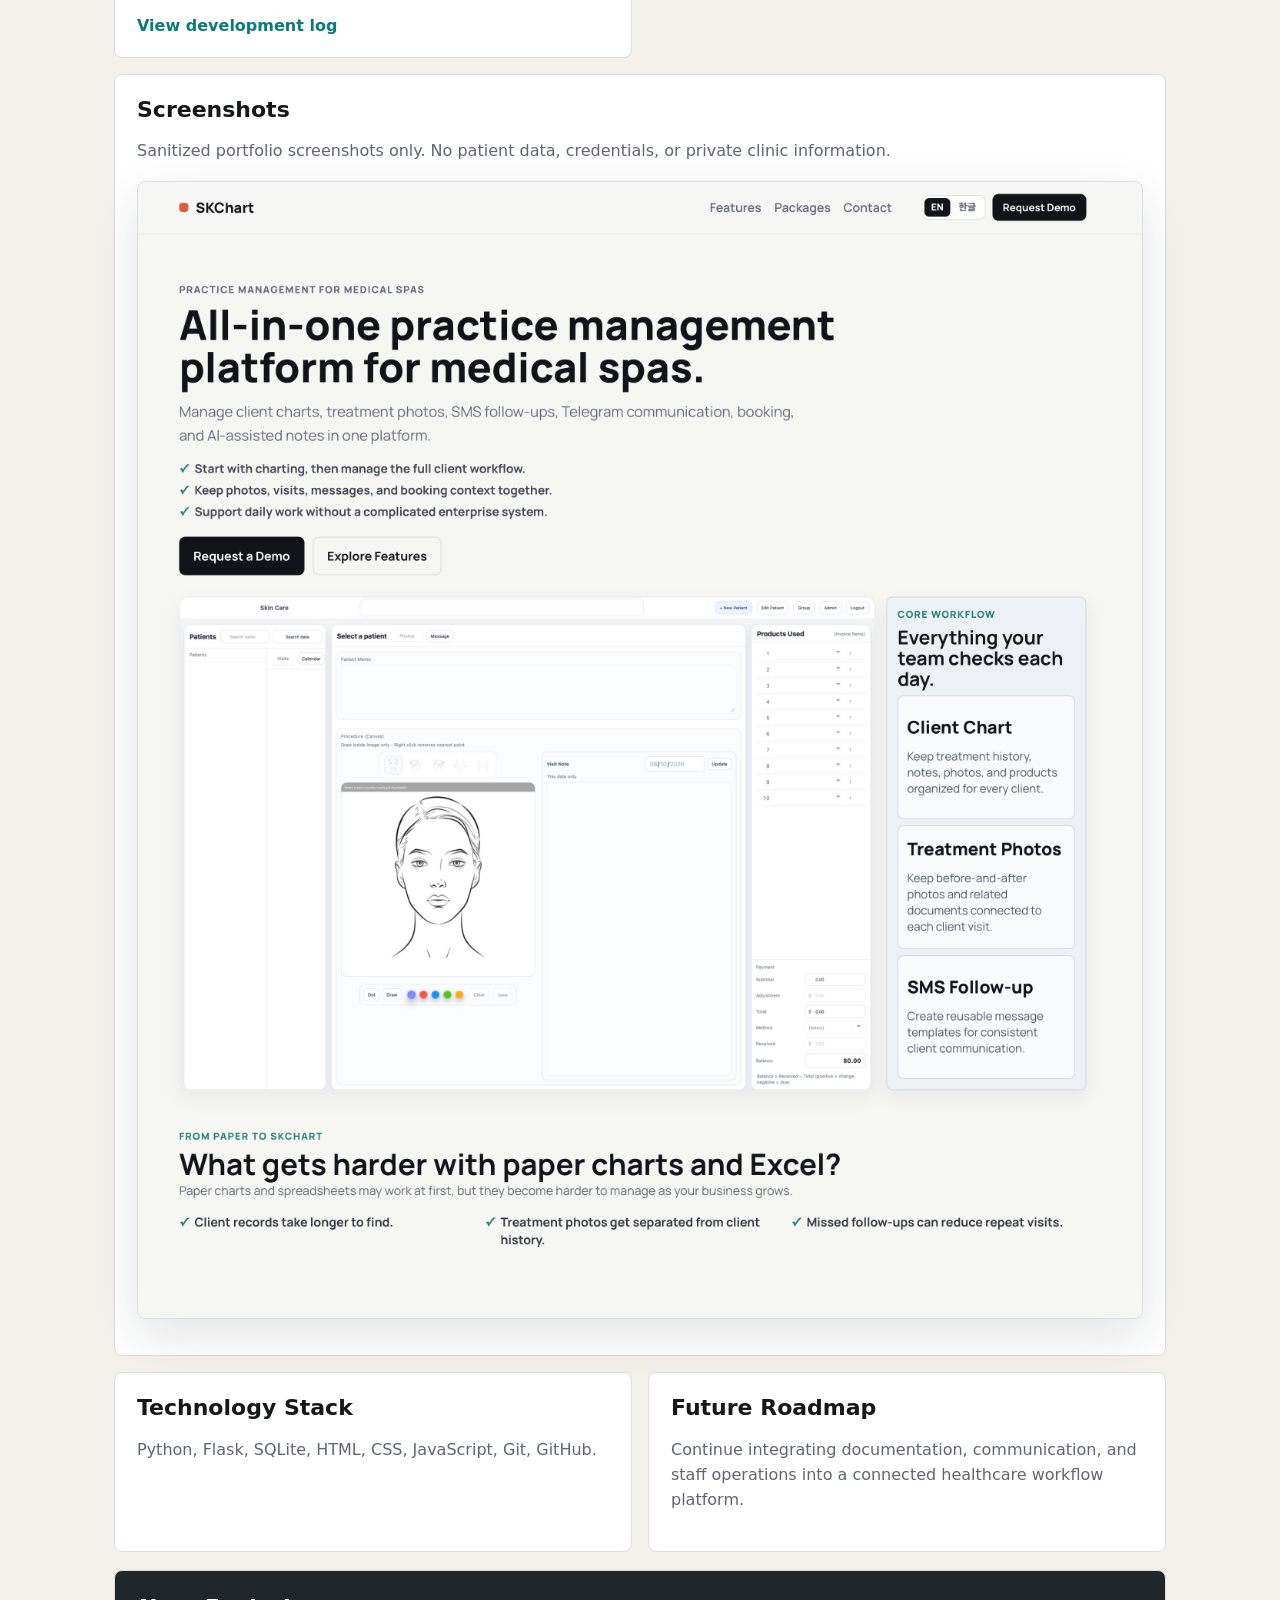
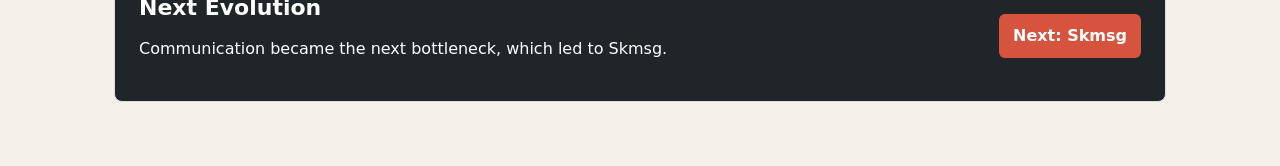
<file: docs/projects/skincarechart.html>
<!doctype html>
<html lang="en">
  <head>
    <meta charset="UTF-8" />
    <meta name="viewport" content="width=device-width, initial-scale=1.0" />
    <title>SkincareChart Case Study | Chaehyeok Lee</title>
    <link rel="stylesheet" href="../../styles.css" />
  </head>
  <body class="case-study-page">
    <header class="case-header">
      <a class="case-back" href="../../index.html#projects">Back to Portfolio</a>
      <nav>
        <a href="telegram-crm-bridge.html">Previous</a>
        <a href="skmsg.html">Next</a>
      </nav>
    </header>

    <main class="case-study">
      <section class="case-hero compact-case-hero">
        <p class="eyebrow">Featured Project / Clinical Documentation Foundation</p>
        <h1>SKChart</h1>
        <p class="case-lede">Healthcare workflow platform developed from daily clinical practice, long-term EMR use, and fragmented clinic documentation workflows.</p>
        <div class="case-meta">
          <span>Daily EMR workflow</span>
          <span>Local-first design</span>
          <span>Built from real clinic operations</span>
          <span>Clinical Informatics project</span>
        </div>
      </section>

      <section class="case-flow" aria-label="Case study flow">
        <article><span>Overview</span><p>Clinical workflow platform built from daily EMR experience.</p></article>
        <article><span>Clinical Problem</span><p>Disconnected charting, photos, documents, payments, and visit notes.</p></article>
        <article><span>Solution</span><p>Patient-centered documentation foundation for real clinic workflow.</p></article>
        <article><span>Next</span><p>Communication became the next informatics bottleneck.</p></article>
      </section>

      <section class="case-grid-detail">
        <article>
          <h2>Overview</h2>
          <p>SKChart began as a practical Clinical Informatics response to workflow issues observed through outpatient practice, clinic ownership, and daily EMR use.</p>
        </article>
        <article>
          <h2>Clinical Problem</h2>
          <p>Daily clinic operations exposed fragmented records, photos, consent documents, payment details, visit notes, and operational records.</p>
        </article>
        <article>
          <h2>Solution</h2>
          <p>I designed a local-first charting system centered around the patient record, real visit sequence, and EMR-informed workflow needs.</p>
        </article>
        <article>
          <h2>My Role</h2>
          <p>Physician operator, workflow analyst, product owner, system architect, and hands-on builder.</p>
        </article>
        <article>
          <h2>Key Features</h2>
          <ul>
            <li>Patient profiles, visits, treatment notes, and visit history</li>
            <li>Clinical photos grouped by visit</li>
            <li>Consent/document handling, payments, roles, and reporting</li>
            <li>Local-first handling for privacy-sensitive clinic files</li>
          </ul>
        </article>
        <article class="impact-card">
          <h2>Clinical Workflow Impact</h2>
          <ul>
            <li>Documentation: visit context and treatment notes stay connected.</li>
            <li>Workflow: photos, documents, and operational records are less fragmented.</li>
            <li>Communication: charting work exposed follow-up and reminder gaps.</li>
            <li>Operations: roles, reporting, and payments support clinic review.</li>
          </ul>
        </article>
        <article>
          <h2>Development Log</h2>
          <p>Structured patient records, visit-based notes, and photo annotation were added to support cleaner clinical review over time.</p>
          <a class="text-link" href="../../development-log.html">View development log</a>
        </article>
        <article class="case-image-card">
          <h2>Screenshots</h2>
          <p>Sanitized portfolio screenshots only. No patient data, credentials, or private clinic information.</p>
          <img class="case-screenshot" src="../../assets/skchart-landing.png" alt="Sanitized SKChart public landing page screenshot" />
        </article>
        <article>
          <h2>Technology Stack</h2>
          <p>Python, Flask, SQLite, HTML, CSS, JavaScript, Git, GitHub.</p>
        </article>
        <article>
          <h2>Future Roadmap</h2>
          <p>Continue integrating documentation, communication, and staff operations into a connected healthcare workflow platform.</p>
        </article>
      </section>

      <section class="next-case">
        <div>
          <h2>Next Evolution</h2>
          <p>Communication became the next bottleneck, which led to Skmsg.</p>
        </div>
        <a href="skmsg.html">Next: Skmsg</a>
      </section>
    </main>
  </body>
</html>
</file>
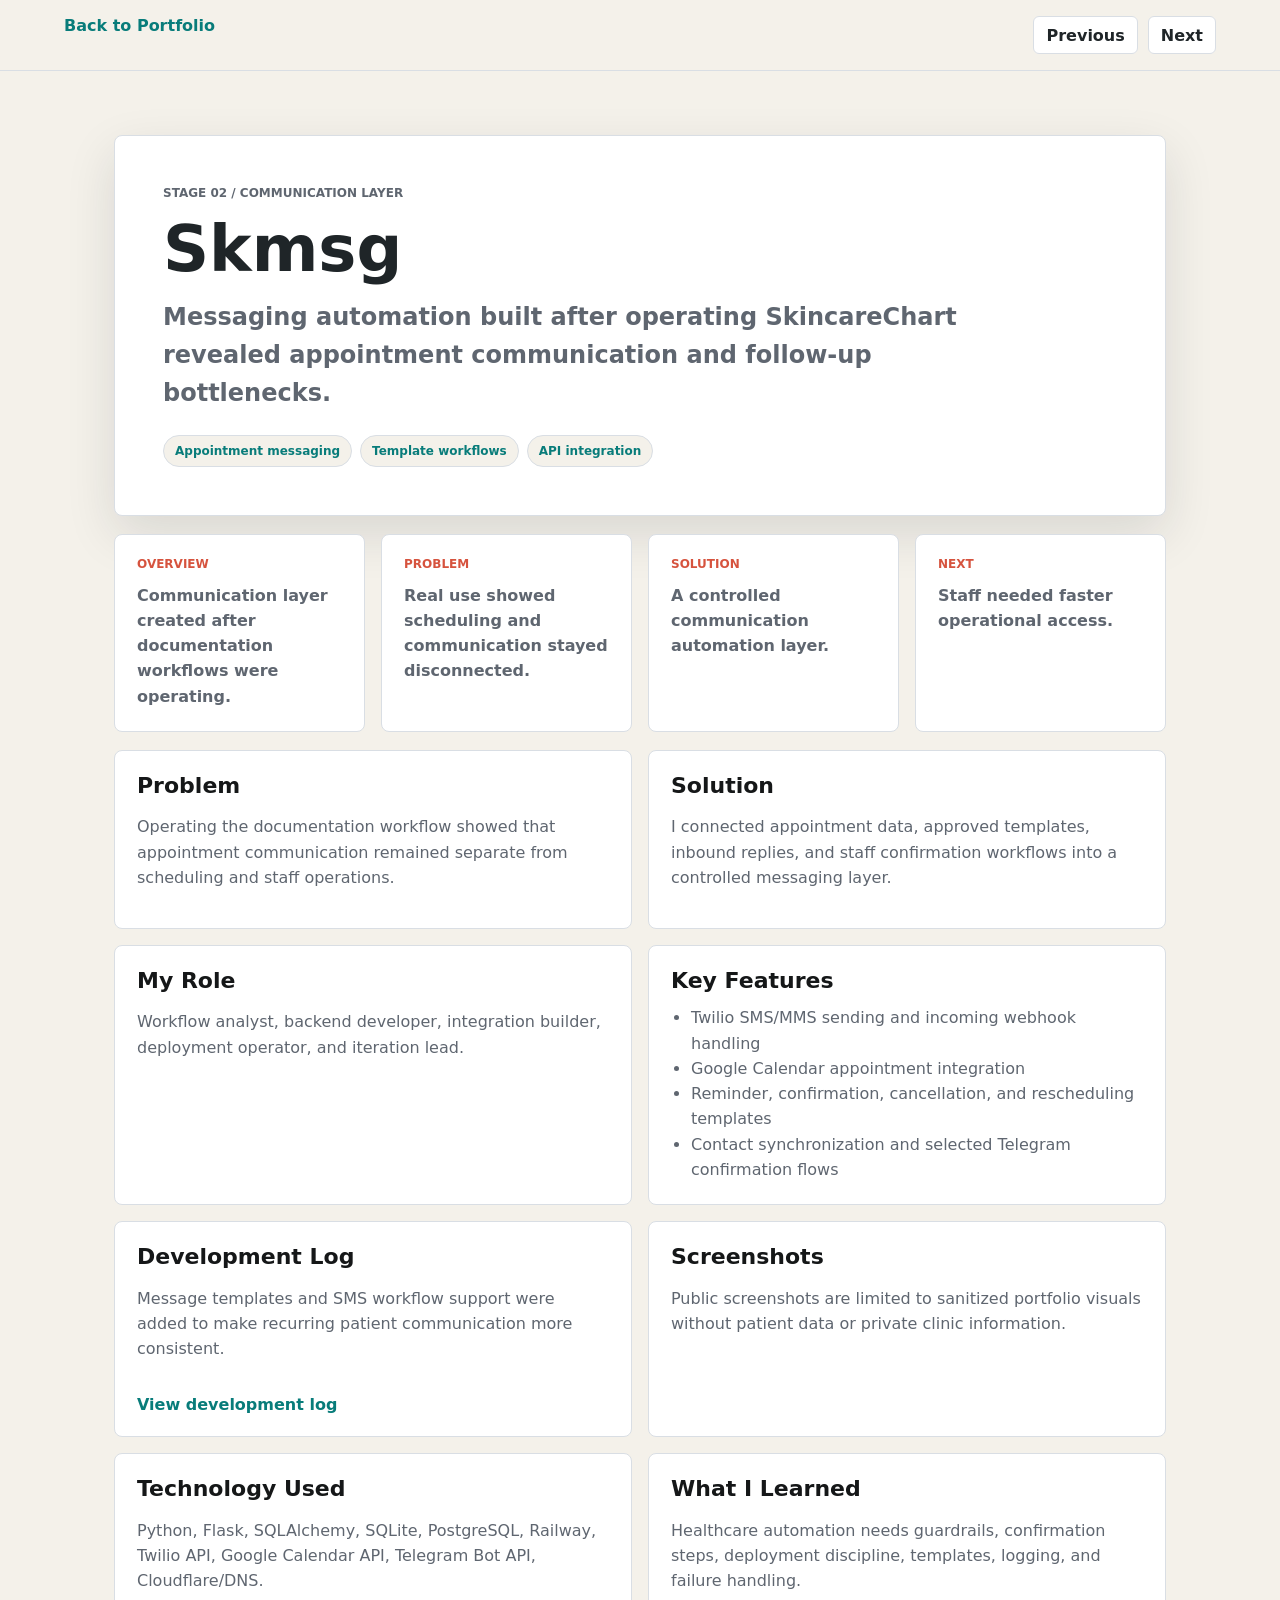
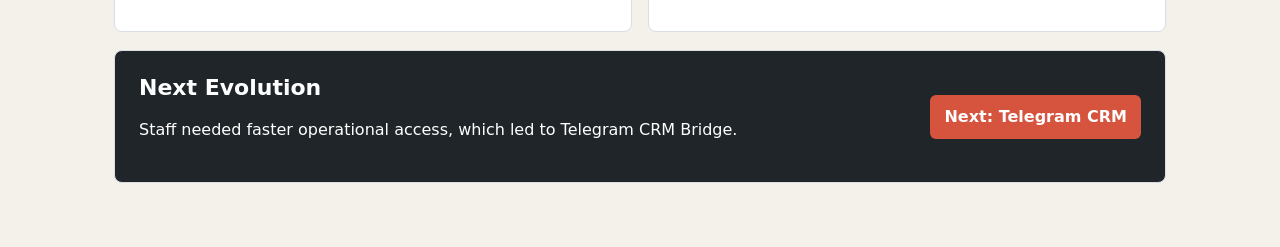
<file: docs/projects/skmsg.html>
<!doctype html>
<html lang="en">
  <head>
    <meta charset="UTF-8" />
    <meta name="viewport" content="width=device-width, initial-scale=1.0" />
    <title>Skmsg Case Study | Chaehyeok Lee</title>
    <link rel="stylesheet" href="../../styles.css" />
  </head>
  <body class="case-study-page">
    <header class="case-header">
      <a class="case-back" href="../../index.html#projects">Back to Portfolio</a>
      <nav>
        <a href="skincarechart.html">Previous</a>
        <a href="telegram-crm-bridge.html">Next</a>
      </nav>
    </header>

    <main class="case-study">
      <section class="case-hero compact-case-hero">
        <p class="eyebrow">Stage 02 / Communication Layer</p>
        <h1>Skmsg</h1>
        <p class="case-lede">Messaging automation built after operating SkincareChart revealed appointment communication and follow-up bottlenecks.</p>
        <div class="case-meta">
          <span>Appointment messaging</span>
          <span>Template workflows</span>
          <span>API integration</span>
        </div>
      </section>

      <section class="case-flow" aria-label="Case study flow">
        <article><span>Overview</span><p>Communication layer created after documentation workflows were operating.</p></article>
        <article><span>Problem</span><p>Real use showed scheduling and communication stayed disconnected.</p></article>
        <article><span>Solution</span><p>A controlled communication automation layer.</p></article>
        <article><span>Next</span><p>Staff needed faster operational access.</p></article>
      </section>

      <section class="case-grid-detail">
        <article>
          <h2>Problem</h2>
          <p>Operating the documentation workflow showed that appointment communication remained separate from scheduling and staff operations.</p>
        </article>
        <article>
          <h2>Solution</h2>
          <p>I connected appointment data, approved templates, inbound replies, and staff confirmation workflows into a controlled messaging layer.</p>
        </article>
        <article>
          <h2>My Role</h2>
          <p>Workflow analyst, backend developer, integration builder, deployment operator, and iteration lead.</p>
        </article>
        <article>
          <h2>Key Features</h2>
          <ul>
            <li>Twilio SMS/MMS sending and incoming webhook handling</li>
            <li>Google Calendar appointment integration</li>
            <li>Reminder, confirmation, cancellation, and rescheduling templates</li>
            <li>Contact synchronization and selected Telegram confirmation flows</li>
          </ul>
        </article>
        <article>
          <h2>Development Log</h2>
          <p>Message templates and SMS workflow support were added to make recurring patient communication more consistent.</p>
          <a class="text-link" href="../../development-log.html">View development log</a>
        </article>
        <article>
          <h2>Screenshots</h2>
          <p>Public screenshots are limited to sanitized portfolio visuals without patient data or private clinic information.</p>
        </article>
        <article>
          <h2>Technology Used</h2>
          <p>Python, Flask, SQLAlchemy, SQLite, PostgreSQL, Railway, Twilio API, Google Calendar API, Telegram Bot API, Cloudflare/DNS.</p>
        </article>
        <article>
          <h2>What I Learned</h2>
          <p>Healthcare automation needs guardrails, confirmation steps, deployment discipline, templates, logging, and failure handling.</p>
        </article>
      </section>

      <section class="next-case">
        <div>
          <h2>Next Evolution</h2>
          <p>Staff needed faster operational access, which led to Telegram CRM Bridge.</p>
        </div>
        <a href="telegram-crm-bridge.html">Next: Telegram CRM</a>
      </section>
    </main>
  </body>
</html>
</file>
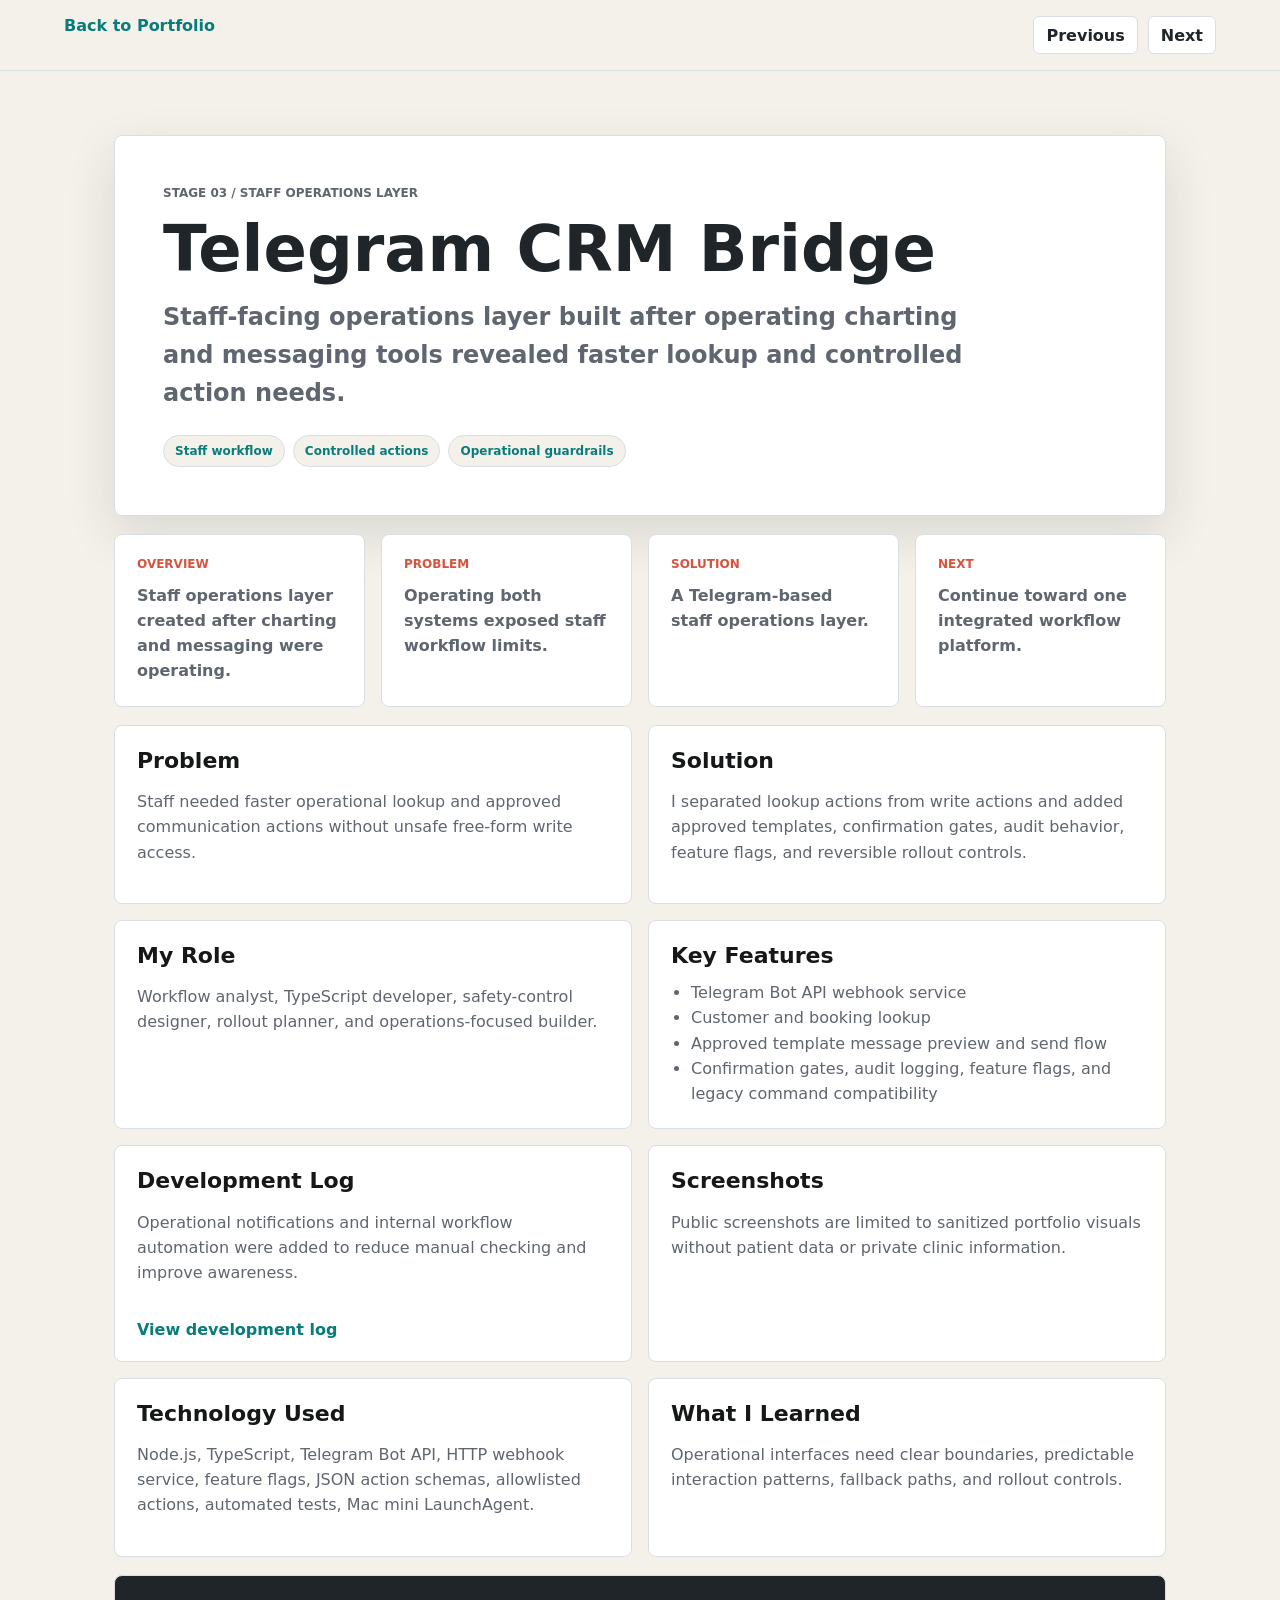
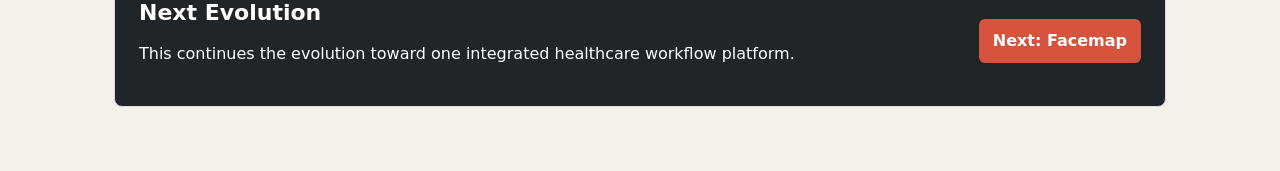
<file: docs/projects/telegram-crm-bridge.html>
<!doctype html>
<html lang="en">
  <head>
    <meta charset="UTF-8" />
    <meta name="viewport" content="width=device-width, initial-scale=1.0" />
    <title>Telegram CRM Bridge Case Study | Chaehyeok Lee</title>
    <link rel="stylesheet" href="../../styles.css" />
  </head>
  <body class="case-study-page">
    <header class="case-header">
      <a class="case-back" href="../../index.html#projects">Back to Portfolio</a>
      <nav>
        <a href="skmsg.html">Previous</a>
        <a href="facemap.html">Next</a>
      </nav>
    </header>

    <main class="case-study">
      <section class="case-hero compact-case-hero">
        <p class="eyebrow">Stage 03 / Staff Operations Layer</p>
        <h1>Telegram CRM Bridge</h1>
        <p class="case-lede">Staff-facing operations layer built after operating charting and messaging tools revealed faster lookup and controlled action needs.</p>
        <div class="case-meta">
          <span>Staff workflow</span>
          <span>Controlled actions</span>
          <span>Operational guardrails</span>
        </div>
      </section>

      <section class="case-flow" aria-label="Case study flow">
        <article><span>Overview</span><p>Staff operations layer created after charting and messaging were operating.</p></article>
        <article><span>Problem</span><p>Operating both systems exposed staff workflow limits.</p></article>
        <article><span>Solution</span><p>A Telegram-based staff operations layer.</p></article>
        <article><span>Next</span><p>Continue toward one integrated workflow platform.</p></article>
      </section>

      <section class="case-grid-detail">
        <article>
          <h2>Problem</h2>
          <p>Staff needed faster operational lookup and approved communication actions without unsafe free-form write access.</p>
        </article>
        <article>
          <h2>Solution</h2>
          <p>I separated lookup actions from write actions and added approved templates, confirmation gates, audit behavior, feature flags, and reversible rollout controls.</p>
        </article>
        <article>
          <h2>My Role</h2>
          <p>Workflow analyst, TypeScript developer, safety-control designer, rollout planner, and operations-focused builder.</p>
        </article>
        <article>
          <h2>Key Features</h2>
          <ul>
            <li>Telegram Bot API webhook service</li>
            <li>Customer and booking lookup</li>
            <li>Approved template message preview and send flow</li>
            <li>Confirmation gates, audit logging, feature flags, and legacy command compatibility</li>
          </ul>
        </article>
        <article>
          <h2>Development Log</h2>
          <p>Operational notifications and internal workflow automation were added to reduce manual checking and improve awareness.</p>
          <a class="text-link" href="../../development-log.html">View development log</a>
        </article>
        <article>
          <h2>Screenshots</h2>
          <p>Public screenshots are limited to sanitized portfolio visuals without patient data or private clinic information.</p>
        </article>
        <article>
          <h2>Technology Used</h2>
          <p>Node.js, TypeScript, Telegram Bot API, HTTP webhook service, feature flags, JSON action schemas, allowlisted actions, automated tests, Mac mini LaunchAgent.</p>
        </article>
        <article>
          <h2>What I Learned</h2>
          <p>Operational interfaces need clear boundaries, predictable interaction patterns, fallback paths, and rollout controls.</p>
        </article>
      </section>

      <section class="next-case">
        <div>
          <h2>Next Evolution</h2>
          <p>This continues the evolution toward one integrated healthcare workflow platform.</p>
        </div>
        <a href="facemap.html">Next: Facemap</a>
      </section>
    </main>
  </body>
</html>
</file>
<file: styles.css>
:root {
  color-scheme: light;
  --content-max: 1180px;
  --page-pad: max(clamp(20px, 5vw, 72px), calc((100vw - var(--content-max)) / 2));
  --ink: #151718;
  --muted: #5f6670;
  --line: #d9dee4;
  --paper: #f4f1ea;
  --panel: #ffffff;
  --teal: #087c7a;
  --coral: #d6533e;
  --yellow: #d6a72b;
  --forest: #2f654d;
  --charcoal: #1f2528;
  --shadow: 0 18px 50px rgba(24, 30, 38, 0.12);
}

* {
  box-sizing: border-box;
}

html {
  scroll-behavior: smooth;
}

body {
  margin: 0;
  overflow-x: hidden;
  color: var(--ink);
  background: var(--paper);
  font-family: "Inter", system-ui, -apple-system, BlinkMacSystemFont, sans-serif;
}

a {
  color: inherit;
  text-decoration: none;
}

.site-header {
  position: fixed;
  z-index: 10;
  top: 0;
  left: 0;
  right: 0;
  display: flex;
  align-items: center;
  justify-content: flex-end;
  min-height: 68px;
  padding: 0 var(--page-pad);
  color: #fff;
  background: linear-gradient(to bottom, rgba(0, 0, 0, 0.52), rgba(0, 0, 0, 0));
}

.brand {
  position: absolute;
  width: 1px;
  height: 1px;
  overflow: hidden;
  clip: rect(0 0 0 0);
  white-space: nowrap;
}

.nav-links {
  display: flex;
  gap: clamp(16px, 3vw, 34px);
  font-size: 14px;
  font-weight: 800;
}

.hero {
  position: relative;
  display: grid;
  align-items: end;
  min-height: 56vh;
  overflow: hidden;
  color: #fff;
}

.hero-media,
.hero-scrim {
  position: absolute;
  inset: 0;
  width: 100%;
  height: 100%;
}

.hero-media {
  object-fit: cover;
  object-position: 58% 48%;
}

.hero-scrim {
  background:
    linear-gradient(90deg, rgba(0, 0, 0, 0.84), rgba(0, 0, 0, 0.48) 52%, rgba(0, 0, 0, 0.16)),
    linear-gradient(0deg, rgba(0, 0, 0, 0.5), rgba(0, 0, 0, 0) 46%);
}

.hero-content {
  position: relative;
  width: auto;
  max-width: min(920px, calc(100% - 40px));
  margin: 0 var(--page-pad) 8vh;
}

.eyebrow {
  max-width: 100%;
  margin: 0 0 14px;
  color: var(--yellow);
  font-size: 12px;
  line-height: 1.35;
  font-weight: 800;
  letter-spacing: 0;
  text-transform: uppercase;
}

h1,
h2,
h3,
p,
a,
dd,
dt,
li {
  overflow-wrap: anywhere;
}

h1 {
  max-width: 980px;
  margin: 0;
  font-size: clamp(42px, 6.6vw, 84px);
  line-height: 0.94;
  letter-spacing: 0;
  white-space: nowrap;
}

.eyebrow span {
  display: block;
}

.hero-copy {
  max-width: 780px;
  margin: 24px 0 0;
  color: rgba(255, 255, 255, 0.9);
  font-size: clamp(17px, 2vw, 22px);
  line-height: 1.62;
  font-weight: 600;
}

.hero-actions {
  display: flex;
  flex-wrap: wrap;
  gap: 12px;
  margin-top: 30px;
}

.primary-action,
.secondary-action {
  display: inline-flex;
  align-items: center;
  justify-content: center;
  min-height: 48px;
  border: 1px solid rgba(255, 255, 255, 0.38);
  border-radius: 6px;
  padding: 0 18px;
  font-size: 15px;
  font-weight: 800;
}

.primary-action {
  border-color: var(--coral);
  background: var(--coral);
}

.secondary-action {
  background: rgba(255, 255, 255, 0.1);
  backdrop-filter: blur(10px);
}

.identity-band {
  display: grid;
  grid-template-columns: repeat(4, 1fr);
  padding: 0 var(--page-pad);
  border-bottom: 1px solid var(--line);
  background: var(--panel);
}

.identity-band article {
  min-height: 150px;
  padding: clamp(20px, 2.4vw, 28px);
  border-right: 1px solid var(--line);
}

.identity-band article:last-child {
  border-right: 0;
}

.identity-band span {
  display: block;
  color: var(--coral);
  font-size: 13px;
  font-weight: 800;
}

.identity-band strong {
  display: block;
  margin-top: 14px;
  font-size: 22px;
  line-height: 1.15;
}

.identity-band p {
  margin: 10px 0 0;
  color: var(--muted);
  line-height: 1.55;
}

.section {
  padding: clamp(42px, 5.5vw, 72px) var(--page-pad);
}

.section-heading {
  max-width: 860px;
  margin-bottom: 18px;
}

.section-heading h2 {
  margin: 0;
  font-size: clamp(24px, 3.4vw, 40px);
  line-height: 1.12;
  letter-spacing: 0;
  font-weight: 800;
}

.summary-section {
  display: grid;
  grid-template-columns: minmax(0, 1.25fr) minmax(320px, 0.75fr);
  column-gap: clamp(28px, 5vw, 72px);
  row-gap: 18px;
  align-items: start;
}

.summary-section .section-heading {
  grid-column: 1;
  margin-bottom: 0;
}

.summary-grid {
  display: contents;
}

.summary-main {
  display: grid;
  grid-column: 1;
  gap: 12px;
  max-width: 880px;
}

.summary-main p {
  margin: 0;
  color: var(--charcoal);
  font-size: clamp(18px, 2.2vw, 24px);
  line-height: 1.55;
  font-weight: 650;
}

.fact-panel {
  grid-column: 2;
  grid-row: 1 / span 2;
  align-self: start;
  margin-top: 28px;
  border: 1px solid var(--line);
  border-radius: 8px;
  background: #fff;
  box-shadow: var(--shadow);
}

.fact-panel dl {
  margin: 0;
}

.fact-panel div {
  padding: 16px 20px;
  border-bottom: 1px solid var(--line);
}

.fact-panel div:last-child {
  border-bottom: 0;
}

.fact-panel dt {
  color: var(--teal);
  font-size: 12px;
  font-weight: 800;
  text-transform: uppercase;
}

.fact-panel dd {
  margin: 8px 0 0;
  color: var(--charcoal);
  font-weight: 800;
  line-height: 1.4;
}

.journey-section {
  padding: 24px var(--page-pad);
  background: var(--paper);
}

.journey-strip {
  display: flex;
  flex-wrap: wrap;
  gap: 8px;
}

.journey-strip article {
  display: flex;
  align-items: center;
  min-height: 38px;
  border: 1px solid var(--line);
  border-radius: 999px;
  padding: 0 14px;
  background: #fff;
}

.journey-strip span {
  display: block;
  color: var(--teal);
  font-size: 12px;
  font-weight: 800;
  text-transform: uppercase;
}

.journey-strip p {
  margin: 12px 0 0;
  color: var(--muted);
  line-height: 1.5;
}

.projects-section {
  background: #fff;
}

.project-grid {
  display: grid;
  grid-template-columns: repeat(auto-fit, minmax(250px, 1fr));
  gap: 16px;
}

.project-card {
  display: grid;
  grid-template-rows: 138px auto;
  min-height: 0;
  overflow: hidden;
  border: 1px solid var(--line);
  border-radius: 8px;
  background: var(--panel);
  box-shadow: var(--shadow);
}

.project-visual {
  position: relative;
  overflow: hidden;
  background: #20242b;
}

.chart-card .project-visual {
  background: linear-gradient(135deg, #20242b, #087c7a);
}

.msg-card .project-visual {
  background: linear-gradient(135deg, #20242b, #b94735);
}

.crm-card .project-visual {
  background: linear-gradient(135deg, #20242b, #2f654d);
}

.facemap-card .project-visual {
  background: #eef4f3;
}

.facemap-card .project-visual img {
  width: 100%;
  height: 100%;
  object-fit: cover;
  object-position: 36% 50%;
}

.bar,
.bubble,
.node,
.line,
.connector {
  position: absolute;
  display: block;
}

.bar {
  bottom: 42px;
  width: 38px;
  border-radius: 5px 5px 0 0;
  background: rgba(255, 255, 255, 0.82);
}

.b1 {
  left: 48px;
  height: 70px;
}

.b2 {
  left: 106px;
  height: 116px;
  background: #f6c448;
}

.b3 {
  left: 164px;
  height: 92px;
  background: #ed765f;
}

.line {
  left: 40px;
  right: 42px;
  top: 70px;
  height: 3px;
  transform: rotate(-9deg);
  border-radius: 999px;
  background: rgba(255, 255, 255, 0.7);
}

.bubble {
  width: 58%;
  height: 44px;
  border-radius: 7px;
  background: rgba(255, 255, 255, 0.82);
}

.bubble.one {
  top: 48px;
  left: 34px;
}

.bubble.two {
  top: 106px;
  right: 34px;
  background: #f6c448;
}

.bubble.three {
  top: 164px;
  left: 58px;
  width: 42%;
  background: #71c7be;
}

.node {
  width: 58px;
  height: 58px;
  border-radius: 50%;
  background: #fff;
}

.n1 {
  top: 40px;
  left: 48px;
}

.n2 {
  top: 88px;
  right: 58px;
  background: #71c7be;
}

.n3 {
  bottom: 34px;
  left: 132px;
  background: #ed765f;
}

.connector {
  left: 76px;
  right: 86px;
  top: 96px;
  height: 74px;
  border-top: 3px solid rgba(255, 255, 255, 0.65);
  border-right: 3px solid rgba(255, 255, 255, 0.65);
}

.screen-placeholder {
  position: absolute;
  inset: 18px;
  display: grid;
  align-content: start;
  gap: 10px;
  overflow: hidden;
  border: 1px solid rgba(255, 255, 255, 0.24);
  border-radius: 8px;
  padding: 16px;
  background: rgba(255, 255, 255, 0.1);
  box-shadow: inset 0 0 0 1px rgba(0, 0, 0, 0.14);
}

.screen-placeholder span {
  color: rgba(255, 255, 255, 0.92);
  font-size: 13px;
  font-weight: 800;
}

.screen-row,
.message-line,
.bot-card {
  height: 18px;
  border-radius: 5px;
  background: rgba(255, 255, 255, 0.8);
}

.screen-row.wide {
  width: 88%;
}

.screen-row:not(.wide) {
  width: 64%;
  background: rgba(255, 255, 255, 0.56);
}

.screen-grid-mini {
  display: grid;
  grid-template-columns: repeat(2, 1fr);
  gap: 10px;
  margin-top: 6px;
}

.screen-grid-mini i {
  min-height: 34px;
  border-radius: 6px;
  background: rgba(255, 255, 255, 0.68);
}

.message-line {
  width: 82%;
}

.message-line.short {
  width: 58%;
  justify-self: end;
  background: #f6c448;
}

.message-line.accent {
  width: 74%;
  background: #71c7be;
}

.bot-card {
  height: 58px;
  background: rgba(255, 255, 255, 0.76);
}

.bot-actions {
  display: grid;
  grid-template-columns: repeat(3, 1fr);
  gap: 8px;
}

.bot-actions i {
  min-height: 30px;
  border-radius: 5px;
  background: rgba(255, 255, 255, 0.72);
}

.project-body {
  display: flex;
  flex-direction: column;
  padding: 20px;
}

.project-links {
  display: flex;
  flex-wrap: wrap;
  gap: 14px;
}

.project-kicker {
  margin: 0 0 8px;
  color: var(--teal);
  font-size: 12px;
  font-weight: 800;
  text-transform: uppercase;
}

.project-body h3 {
  margin: 0;
  font-size: 26px;
  line-height: 1.1;
}

.project-body p {
  margin: 14px 0 0;
  color: var(--muted);
  line-height: 1.55;
}

.project-facts {
  display: grid;
  gap: 10px;
  margin: 14px 0 0;
}

.project-facts div {
  border-top: 1px solid var(--line);
  padding-top: 10px;
}

.project-facts dt {
  color: var(--teal);
  font-size: 11px;
  font-weight: 800;
  text-transform: uppercase;
}

.project-facts dd {
  margin: 6px 0 0;
  color: var(--muted);
  line-height: 1.48;
}

.project-body ul {
  display: grid;
  gap: 8px;
  margin: 22px 0 0;
  padding: 0;
  list-style: none;
}

.project-body li {
  padding-left: 18px;
  color: var(--charcoal);
  font-weight: 700;
  line-height: 1.45;
  background: linear-gradient(var(--coral), var(--coral)) 0 0.68em / 7px 7px no-repeat;
}

.text-link {
  display: inline-flex;
  width: fit-content;
  margin-top: 18px;
  padding-top: 0;
  color: var(--teal);
  font-weight: 800;
}

.experience-section {
  background: var(--paper);
}

.timeline {
  display: grid;
  gap: 1px;
  overflow: hidden;
  border: 1px solid var(--line);
  border-radius: 8px;
  background: var(--line);
}

.timeline article {
  display: grid;
  grid-template-columns: 220px minmax(0, 1fr);
  gap: 22px;
  padding: 18px 22px;
  background: #fff;
}

.timeline span {
  color: var(--coral);
  font-size: 13px;
  font-weight: 800;
}

.timeline h3 {
  margin: 0;
  font-size: 22px;
  line-height: 1.2;
}

.timeline p {
  grid-column: 2;
  margin: -8px 0 0;
  color: var(--muted);
  line-height: 1.6;
}

.contact-section {
  display: grid;
  grid-template-columns: minmax(0, 1.15fr) minmax(300px, 0.85fr);
  gap: 40px;
  align-items: start;
  padding: clamp(42px, 5.5vw, 72px) var(--page-pad);
  background: #fff;
}

.contact-section h2 {
  margin: 0;
  font-size: clamp(24px, 3.4vw, 40px);
  line-height: 1.12;
  letter-spacing: 0;
  font-weight: 800;
}

.contact-links {
  display: grid;
  gap: 10px;
}

.contact-links a {
  display: flex;
  align-items: center;
  min-height: 50px;
  border: 1px solid var(--line);
  border-radius: 6px;
  padding: 0 16px;
  color: var(--charcoal);
  font-weight: 800;
  background: var(--paper);
}

.case-study-page {
  background: var(--paper);
}

.case-header {
  position: sticky;
  top: 0;
  z-index: 5;
  display: flex;
  justify-content: space-between;
  gap: 20px;
  padding: 16px clamp(20px, 5vw, 72px);
  border-bottom: 1px solid var(--line);
  background: rgba(244, 241, 234, 0.94);
  backdrop-filter: blur(12px);
}

.case-header a {
  color: var(--charcoal);
  font-weight: 800;
}

.case-back {
  color: var(--teal) !important;
}

.case-header nav {
  display: flex;
  gap: 10px;
}

.case-header nav a {
  display: inline-flex;
  align-items: center;
  min-height: 38px;
  border: 1px solid var(--line);
  border-radius: 6px;
  padding: 0 12px;
  background: #fff;
}

.case-study {
  max-width: 1180px;
  margin: 0 auto;
  padding: clamp(34px, 5vw, 64px) clamp(20px, 5vw, 72px);
}

.case-hero {
  border: 1px solid var(--line);
  border-radius: 8px;
  padding: clamp(28px, 5vw, 48px);
  background: #fff;
  box-shadow: var(--shadow);
}

.case-study h1 {
  max-width: 920px;
  color: var(--charcoal);
  font-size: clamp(38px, 5vw, 64px);
  line-height: 1;
  white-space: normal;
}

.case-lede {
  max-width: 820px;
  margin: 18px 0 0;
  color: var(--charcoal);
  font-size: clamp(18px, 2vw, 24px);
  line-height: 1.42;
  font-weight: 700;
}

.case-meta {
  display: flex;
  flex-wrap: wrap;
  gap: 8px;
  margin-top: 22px;
}

.case-meta span,
.case-meta a {
  border: 1px solid var(--line);
  border-radius: 999px;
  padding: 8px 11px;
  color: var(--teal);
  font-size: 12px;
  font-weight: 800;
  background: var(--paper);
}

.case-meta a {
  color: var(--teal);
}

.case-flow,
.case-grid-detail {
  display: grid;
  gap: 16px;
  margin-top: 18px;
}

.case-flow {
  grid-template-columns: repeat(4, minmax(0, 1fr));
}

.case-flow article,
.case-grid-detail article {
  border: 1px solid var(--line);
  border-radius: 8px;
  padding: 22px;
  background: #fff;
}

.case-flow span {
  display: block;
  color: var(--coral);
  font-size: 12px;
  font-weight: 800;
  text-transform: uppercase;
}

.case-flow p {
  margin: 12px 0 0;
  color: var(--charcoal);
  font-weight: 800;
}

.case-grid-detail {
  grid-template-columns: repeat(2, minmax(0, 1fr));
}

.case-image-card {
  grid-column: span 2;
}

.case-screenshot {
  display: block;
  width: 100%;
  margin: 18px 0 14px;
  border: 1px solid var(--line);
  border-radius: 8px;
  box-shadow: var(--shadow);
}

.dev-log-group {
  margin-top: 24px;
}

.dev-log-group h2 {
  margin: 0 0 12px;
}

.dev-log-grid,
.resume-web {
  display: grid;
  grid-template-columns: repeat(2, minmax(0, 1fr));
  gap: 16px;
}

.dev-log-grid article,
.resume-web article {
  border: 1px solid var(--line);
  border-radius: 8px;
  padding: 22px;
  background: #fff;
}

.dev-log-grid span {
  display: block;
  color: var(--teal);
  font-weight: 800;
}

.dev-log-grid dl {
  margin: 14px 0 0;
}

.dev-log-grid div {
  border-top: 1px solid var(--line);
  padding-top: 10px;
  margin-top: 10px;
}

.dev-log-grid dt {
  color: var(--coral);
  font-size: 11px;
  font-weight: 800;
  text-transform: uppercase;
}

.dev-log-grid dd {
  margin: 5px 0 0;
  color: var(--muted);
  line-height: 1.5;
}

.resume-actions {
  margin-top: 22px;
}

.case-study h2 {
  margin: 0;
  font-size: 22px;
  line-height: 1.15;
}

.case-study p,
.case-study li {
  color: var(--muted);
  line-height: 1.58;
}

.case-study ul {
  margin: 12px 0 0;
  padding-left: 20px;
}

.next-case {
  display: flex;
  align-items: center;
  justify-content: space-between;
  gap: 20px;
  margin-top: 18px;
  padding: 24px !important;
  border: 1px solid var(--line) !important;
  border-radius: 8px;
  background: var(--charcoal);
}

.next-case h2,
.next-case p {
  color: #fff;
}

.next-case a {
  display: inline-flex;
  align-items: center;
  min-height: 44px;
  border-radius: 6px;
  padding: 0 14px;
  color: #fff;
  font-weight: 800;
  background: var(--coral);
}

@media (max-width: 1060px) {
  .identity-band,
  .project-grid {
    grid-template-columns: repeat(2, 1fr);
  }

  .identity-band article:nth-child(2) {
    border-right: 0;
  }

  .identity-band article {
    border-bottom: 1px solid var(--line);
  }
}

@media (max-width: 820px) {
  .summary-section {
    grid-template-columns: 1fr;
  }

  .summary-section .section-heading,
  .summary-main,
  .fact-panel {
    grid-column: 1;
  }

  .fact-panel {
    grid-row: auto;
    margin-top: 0;
  }

  .summary-grid,
  .contact-section {
    grid-template-columns: 1fr;
  }

  .timeline article {
    grid-template-columns: 1fr;
    gap: 10px;
  }

  .timeline p {
    grid-column: 1;
    margin: 0;
  }

  .case-flow,
  .case-grid-detail,
  .dev-log-grid,
  .resume-web {
    grid-template-columns: 1fr;
  }

  .case-image-card {
    grid-column: auto;
  }
}

@media (max-width: 640px) {
  .site-header {
    min-height: 58px;
    padding: 0 24px;
  }

  .nav-links {
    display: none;
  }

  .case-header,
  .case-header nav {
    align-items: flex-start;
    flex-direction: column;
  }

  .next-case {
    align-items: flex-start;
    flex-direction: column;
  }

  .hero {
    min-height: 68vh;
  }

  .hero-content {
    max-width: min(340px, calc(100% - 48px));
    margin-bottom: 7vh;
  }

  h1 {
    font-size: clamp(36px, 12vw, 48px);
    line-height: 1;
    white-space: normal;
  }

  h1 span {
    display: block;
  }

  .hero-copy {
    max-width: 92%;
    font-size: 15px;
    line-height: 1.55;
  }

  .primary-action,
  .secondary-action {
    width: 100%;
  }

  .identity-band,
  .project-grid {
    grid-template-columns: 1fr;
  }

  .identity-band article {
    min-height: auto;
    border-right: 0;
  }

  .project-card {
    grid-template-rows: 180px 1fr;
    min-height: auto;
  }

  .screen-placeholder {
    inset: 20px;
    padding: 14px;
  }
}
</file>
